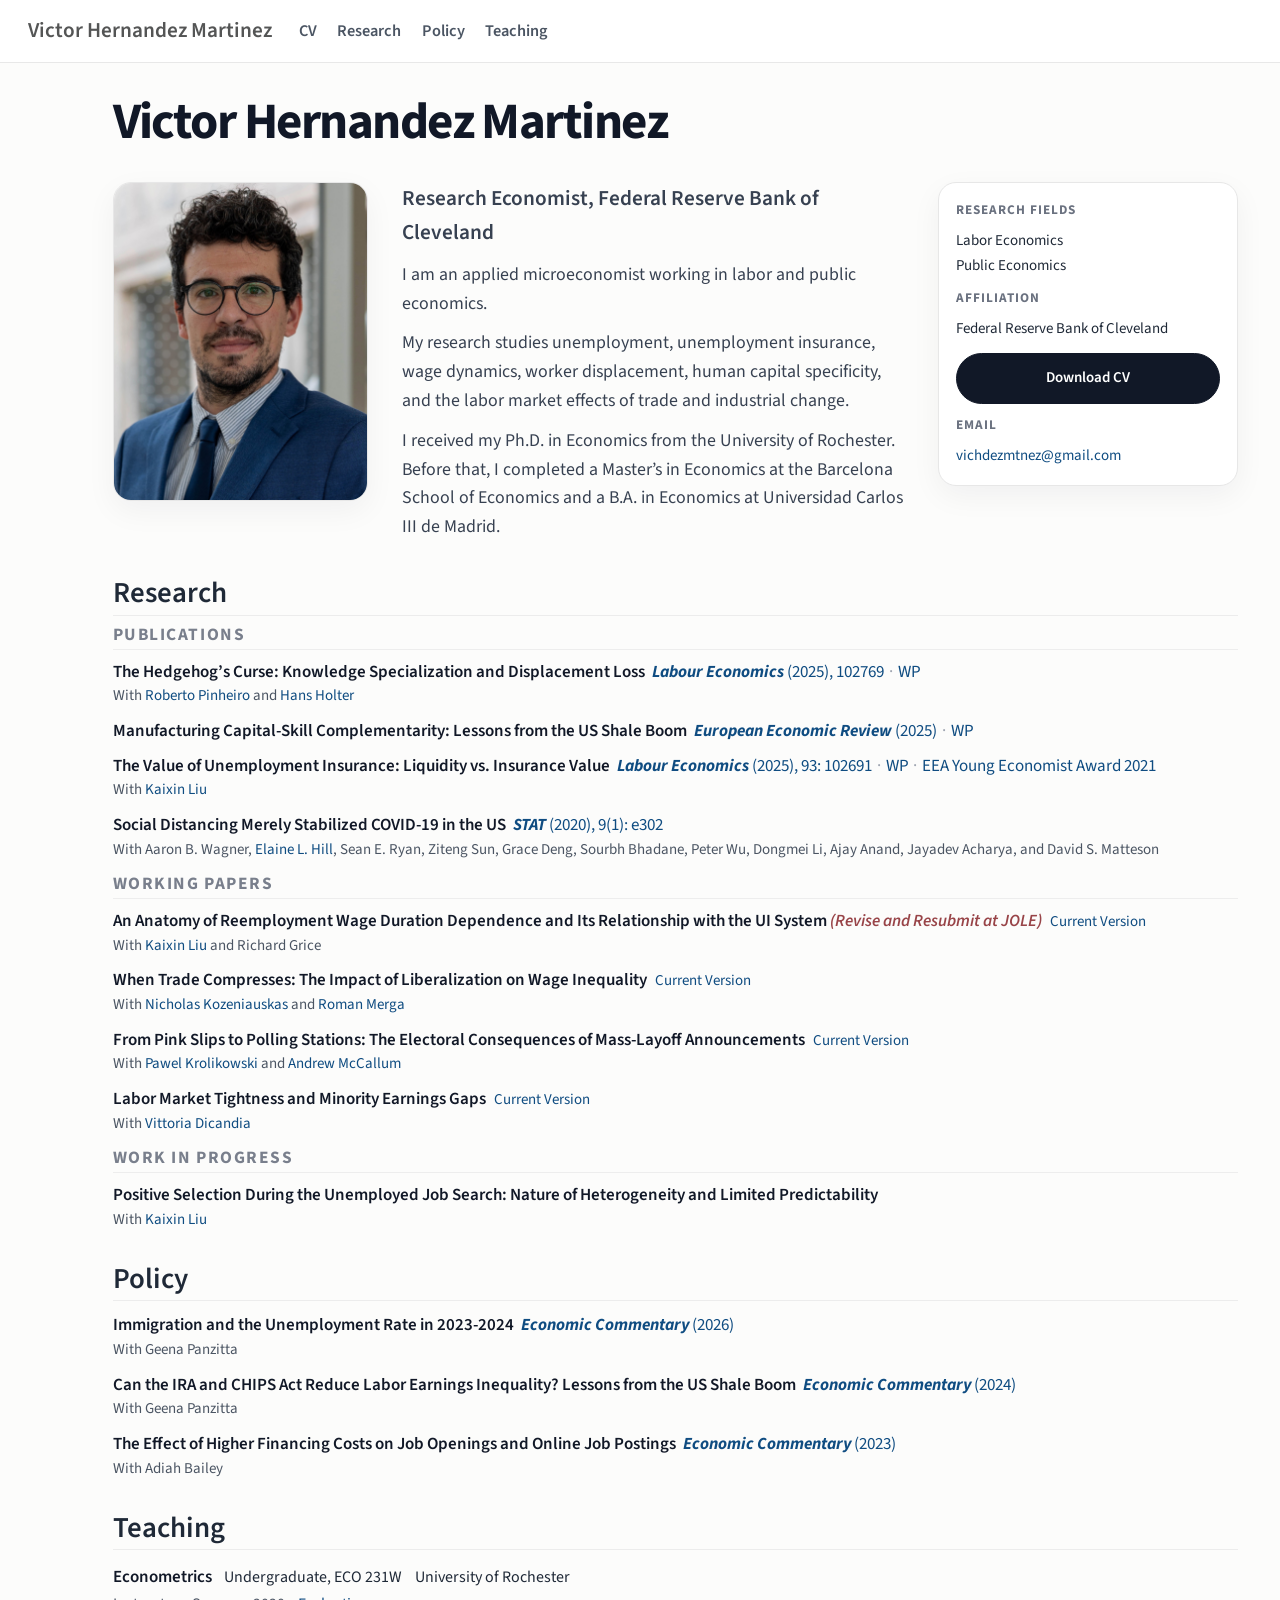
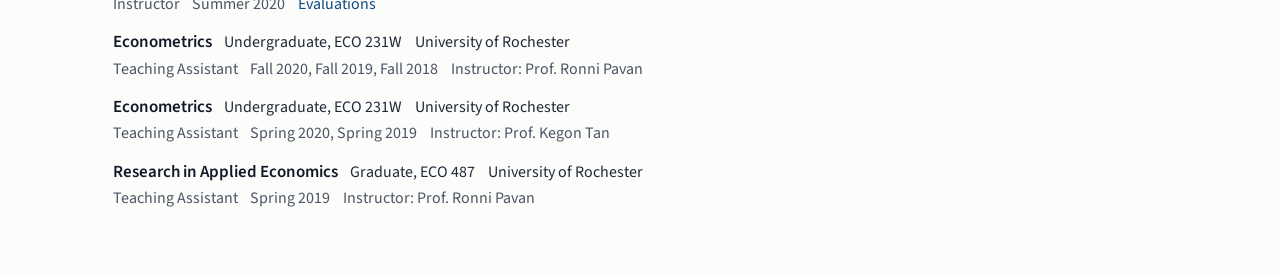
<file: docs/index.html>
<!DOCTYPE html>
<html xmlns="http://www.w3.org/1999/xhtml" lang="en" xml:lang="en"><head>

<meta charset="utf-8">
<meta name="generator" content="quarto-1.9.36">

<meta name="viewport" content="width=device-width, initial-scale=1.0, user-scalable=yes">


<title>Victor Hernandez Martinez</title>
<style>
/* Default styles provided by pandoc.
** See https://pandoc.org/MANUAL.html#variables-for-html for config info.
*/
code{white-space: pre-wrap;}
span.smallcaps{font-variant: small-caps;}
div.columns{display: flex; gap: min(4vw, 1.5em);}
div.column{flex: auto; overflow-x: auto;}
div.hanging-indent{margin-left: 1.5em; text-indent: -1.5em;}
ul.task-list{list-style: none;}
ul.task-list li input[type="checkbox"] {
  width: 0.8em;
  margin: 0 0.8em 0.2em -1em; /* quarto-specific, see https://github.com/quarto-dev/quarto-cli/issues/4556 */ 
  vertical-align: middle;
}
</style>


<script src="site_libs/quarto-nav/quarto-nav.js"></script>
<script src="site_libs/clipboard/clipboard.min.js"></script>
<script src="site_libs/quarto-search/autocomplete.umd.js"></script>
<script src="site_libs/quarto-search/fuse.min.js"></script>
<script src="site_libs/quarto-search/quarto-search.js"></script>
<meta name="quarto:offset" content="./">
<script src="site_libs/quarto-html/quarto.js" type="module"></script>
<script src="site_libs/quarto-html/tabsets/tabsets.js" type="module"></script>
<script src="site_libs/quarto-html/popper.min.js"></script>
<script src="site_libs/quarto-html/tippy.umd.min.js"></script>
<script src="site_libs/quarto-html/anchor.min.js"></script>
<link href="site_libs/quarto-html/tippy.css" rel="stylesheet">
<link href="site_libs/quarto-html/quarto-syntax-highlighting-845c23b38eaddc0f92fda52bfe77a8c8.css" rel="stylesheet" id="quarto-text-highlighting-styles">
<script src="site_libs/bootstrap/bootstrap.min.js"></script>
<link href="site_libs/bootstrap/bootstrap-icons.css" rel="stylesheet">
<link href="site_libs/bootstrap/bootstrap-6fdaa6ac422dbfcd49faa3d5eb3c2e28.min.css" rel="stylesheet" append-hash="true" id="quarto-bootstrap" data-mode="light">
<script id="quarto-search-options" type="application/json">{
  "location": "navbar",
  "copy-button": false,
  "collapse-after": 3,
  "panel-placement": "end",
  "type": "overlay",
  "limit": 50,
  "keyboard-shortcut": [
    "f",
    "/",
    "s"
  ],
  "show-item-context": false,
  "language": {
    "search-no-results-text": "No results",
    "search-matching-documents-text": "matching documents",
    "search-copy-link-title": "Copy link to search",
    "search-hide-matches-text": "Hide additional matches",
    "search-more-match-text": "more match in this document",
    "search-more-matches-text": "more matches in this document",
    "search-clear-button-title": "Clear",
    "search-text-placeholder": "",
    "search-detached-cancel-button-title": "Cancel",
    "search-submit-button-title": "Submit",
    "search-label": "Search"
  }
}</script>
<script async="" src="https://www.googletagmanager.com/gtag/js?id=G-JG3DVC6ZCQ"></script>

<script type="text/javascript">

window.dataLayer = window.dataLayer || [];
function gtag(){dataLayer.push(arguments);}
gtag('js', new Date());
gtag('config', 'G-JG3DVC6ZCQ', { 'anonymize_ip': true});
</script>
<style>html{ scroll-behavior: smooth; }</style>


<link rel="stylesheet" href="styles.css">
</head>

<body class="nav-fixed fullcontent quarto-light">

<div id="quarto-search-results"></div>
  <header id="quarto-header" class="headroom fixed-top">
    <nav class="navbar navbar-expand-lg " data-bs-theme="dark">
      <div class="navbar-container container-fluid">
      <div class="navbar-brand-container mx-auto">
    <a class="navbar-brand" href="#top">
    <span class="navbar-title">Victor Hernandez Martinez</span>
    </a>
  </div>
          <button class="navbar-toggler" type="button" data-bs-toggle="collapse" data-bs-target="#navbarCollapse" aria-controls="navbarCollapse" role="menu" aria-expanded="false" aria-label="Toggle navigation" onclick="if (window.quartoToggleHeadroom) { window.quartoToggleHeadroom(); }">
  <span class="navbar-toggler-icon"></span>
</button>
          <div class="collapse navbar-collapse" id="navbarCollapse">
            <ul class="navbar-nav navbar-nav-scroll me-auto">
  <li class="nav-item">
    <a class="nav-link" href="./files/Victor_Hernandez_Martinez_CV.pdf" target="_blank"> 
<span class="menu-text">CV</span></a>
  </li>  
  <li class="nav-item">
    <a class="nav-link" href="./#research"> 
<span class="menu-text">Research</span></a>
  </li>  
  <li class="nav-item">
    <a class="nav-link" href="./#policy"> 
<span class="menu-text">Policy</span></a>
  </li>  
  <li class="nav-item">
    <a class="nav-link" href="./#teaching"> 
<span class="menu-text">Teaching</span></a>
  </li>  
</ul>
          </div> <!-- /navcollapse -->
            <div class="quarto-navbar-tools">
</div>
      </div> <!-- /container-fluid -->
    </nav>
</header>
<!-- content -->
<div id="quarto-content" class="quarto-container page-columns page-rows-contents page-layout-article page-navbar">
<!-- sidebar -->
<!-- margin-sidebar -->
    
<!-- main -->
<main class="content" id="quarto-document-content"><header id="title-block-header" class="quarto-title-block"></header>




<div id="top" class="hero">
<div class="hero-name-row">
<div class="hero-name">
Victor Hernandez Martinez
</div>
</div>
<div class="hero-grid">
<div class="hero-photo">
<p><img src="images/VictorHernandez_HR_closeup_JPG.jpg" class="profile-image img-fluid"></p>
</div>
<div class="hero-main">
<div class="hero-subtitle">
Research Economist, Federal Reserve Bank of Cleveland
</div>
<p>I am an applied microeconomist working in labor and public economics.</p>
<p>My research studies unemployment, unemployment insurance, wage dynamics, worker displacement, human capital specificity, and the labor market effects of trade and industrial change.</p>
<p>I received my Ph.D.&nbsp;in Economics from the University of Rochester. Before that, I completed a Master’s in Economics at the Barcelona School of Economics and a B.A. in Economics at Universidad Carlos III de Madrid.</p>
</div>
<div class="hero-side">
<div class="hero-card">
<p class="hero-card-label">
Research fields
</p>
<p>
Labor Economics<br>Public Economics
</p>
<p class="hero-card-label">
Affiliation
</p>
<p>
Federal Reserve Bank of Cleveland
</p>
<p>
<a href="files/Victor_Hernandez_Martinez_CV.pdf" class="btn-hero btn-hero-primary btn-hero-card">Download CV</a>
</p>
<p class="hero-card-label">
Email
</p>
<p>
<a href="mailto:vichdezmtnez@gmail.com">vichdezmtnez@gmail.com</a>
</p>
</div>
</div>
</div>
</div>
<section id="research" class="level2">
<h2 class="anchored" data-anchor-id="research">Research</h2>
<section id="publications" class="level3">
<h3 class="anchored" data-anchor-id="publications">Publications</h3>
<div class="research-list">
<div class="research-item">
<div class="research-head publication-head">
<div class="research-title publication-title">
The Hedgehog’s Curse: Knowledge Specialization and Displacement Loss
</div>
<div class="publication-journal-inline">
<a href="https://doi.org/10.1016/j.labeco.2025.102769"><strong><em>Labour Economics</em></strong> (2025), 102769</a><span class="research-sep">·</span><a href="https://doi.org/10.26509/frbc-wp-202231">WP</a>
</div>
</div>
<div class="research-meta">
With <a href="https://sites.google.com/site/robertopinheiropage/">Roberto Pinheiro</a> and <a href="https://sites.google.com/site/hholter/">Hans Holter</a>
</div>
</div>
<div class="research-item">
<div class="research-head publication-head">
<div class="research-title publication-title">
Manufacturing Capital-Skill Complementarity: Lessons from the US Shale Boom
</div>
<div class="publication-journal-inline">
<a href="https://doi.org/10.1016/j.euroecorev.2025.105072"><strong><em>European Economic Review</em></strong> (2025)</a><span class="research-sep">·</span><a href="https://doi.org/10.26509/frbc-wp-202412">WP</a>
</div>
</div>
</div>
<div class="research-item">
<div class="research-head publication-head">
<div class="research-title publication-title">
The Value of Unemployment Insurance: Liquidity vs.&nbsp;Insurance Value
</div>
<div class="publication-journal-inline">
<a href="https://doi.org/10.1016/j.labeco.2025.102691"><strong><em>Labour Economics</em></strong> (2025), 93: 102691</a><span class="research-sep">·</span><a href="https://doi.org/10.26509/frbc-wp-202216">WP</a><span class="research-sep">·</span><a href="https://www.eeassoc.org/awards/young-economist-award/">EEA Young Economist Award 2021</a>
</div>
</div>
<div class="research-meta">
With <a href="https://sites.google.com/view/kaixin-liu/">Kaixin Liu</a>
</div>
</div>
<div class="research-item">
<div class="research-head publication-head">
<div class="research-title publication-title">
Social Distancing Merely Stabilized COVID-19 in the US
</div>
<div class="publication-journal-inline">
<a href="https://doi.org/10.1002/sta4.302"><strong><em>STAT</em></strong> (2020), 9(1): e302</a>
</div>
</div>
<div class="research-meta">
With Aaron B. Wagner, <a href="https://www.elainelhill.com/">Elaine L. Hill</a>, Sean E. Ryan, Ziteng Sun, Grace Deng, Sourbh Bhadane, Peter Wu, Dongmei Li, Ajay Anand, Jayadev Acharya, and David S. Matteson
</div>
</div>
</div>
</section>
<section id="working-papers" class="level3">
<h3 class="anchored" data-anchor-id="working-papers">Working Papers</h3>
<div class="research-list">
<div class="research-item">
<div class="research-head">
<div class="research-title">
An Anatomy of Reemployment Wage Duration Dependence and Its Relationship with the UI System <em><span class="pub-status">(Revise and Resubmit at JOLE)</span></em>
</div>
<div class="research-links-inline">
<a href="https://drive.google.com/file/d/1zVLUTs1vukEvwDpIf9seTWgH_T61aop-/view?usp=sharing">Current Version</a>
</div>
</div>
<div class="research-meta">
With <a href="https://sites.google.com/view/kaixin-liu/">Kaixin Liu</a> and Richard Grice
</div>
</div>
<div class="research-item">
<div class="research-head">
<div class="research-title">
When Trade Compresses: The Impact of Liberalization on Wage Inequality
</div>
<div class="research-links-inline">
<a href="https://drive.google.com/file/d/10rm1IPBJdvSN2ND_VdeE9ArTJbqH79wd/view?usp=sharing">Current Version</a>
</div>
</div>
<div class="research-meta">
With <a href="https://nicjkoz.com/">Nicholas Kozeniauskas</a> and <a href="https://romanmerga.com/">Roman Merga</a>
</div>
</div>
<div class="research-item">
<div class="research-head">
<div class="research-title">
From Pink Slips to Polling Stations: The Electoral Consequences of Mass-Layoff Announcements
</div>
<div class="research-links-inline">
<a href="https://drive.google.com/file/d/14SkwUxtvhFdpsMrAIgqntaq5xN7ZcYQO/view?usp=sharing">Current Version</a>
</div>
</div>
<div class="research-meta">
With <a href="https://sites.google.com/site/pawelmkrolikowski">Pawel Krolikowski</a> and <a href="https://andrewhmccallum.com/">Andrew McCallum</a>
</div>
</div>
<div class="research-item">
<div class="research-head">
<div class="research-title">
Labor Market Tightness and Minority Earnings Gaps
</div>
<div class="research-links-inline">
<a href="https://drive.google.com/file/d/1U9AHaCsd5_-2t9XJflKyEWWqcNRcy2bj/view?usp=sharing">Current Version</a>
</div>
</div>
<div class="research-meta">
With <a href="https://www.vittoriadicandia.com/">Vittoria Dicandia</a>
</div>
</div>
</div>
</section>
<section id="work-in-progress" class="level3">
<h3 class="anchored" data-anchor-id="work-in-progress">Work in Progress</h3>
<div class="research-list">
<div class="research-item">
<div class="research-head">
<div class="research-title">
Positive Selection During the Unemployed Job Search: Nature of Heterogeneity and Limited Predictability
</div>
</div>
<div class="research-meta">
With <a href="https://sites.google.com/view/kaixin-liu/">Kaixin Liu</a>
</div>
</div>
</div>
</section>
</section>
<section id="policy" class="level2">
<h2 class="anchored" data-anchor-id="policy">Policy</h2>
<div class="research-list">
<div class="research-item">
<div class="research-head policy-head">
<div class="research-title">
Immigration and the Unemployment Rate in 2023-2024
</div>
<div class="policy-series-inline">
<a href="https://doi.org/10.26509/frbc-ec-202605"><strong><em>Economic Commentary</em></strong> (2026)</a>
</div>
</div>
<div class="research-meta">
With Geena Panzitta
</div>
</div>
<div class="research-item">
<div class="research-head policy-head">
<div class="research-title">
Can the IRA and CHIPS Act Reduce Labor Earnings Inequality? Lessons from the US Shale Boom
</div>
<div class="policy-series-inline">
<a href="https://doi.org/10.26509/frbc-ec-202413"><strong><em>Economic Commentary</em></strong> (2024)</a>
</div>
</div>
<div class="research-meta">
With Geena Panzitta
</div>
</div>
<div class="research-item">
<div class="research-head policy-head">
<div class="research-title">
The Effect of Higher Financing Costs on Job Openings and Online Job Postings
</div>
<div class="policy-series-inline">
<a href="https://doi.org/10.26509/frbc-ec-202309"><strong><em>Economic Commentary</em></strong> (2023)</a>
</div>
</div>
<div class="research-meta">
With Adiah Bailey
</div>
</div>
</div>
</section>
<section id="teaching" class="level2">
<h2 class="anchored" data-anchor-id="teaching">Teaching</h2>
<div class="research-list">
<div class="research-item">
<div class="teaching-row teaching-row-primary">
<div class="teaching-class">
Econometrics
</div>
<div class="teaching-course">
Undergraduate, ECO 231W
</div>
<div class="teaching-university">
University of Rochester
</div>
</div>
<div class="teaching-row teaching-row-secondary">
<div class="teaching-role">
Instructor
</div>
<div class="teaching-term">
Summer 2020
</div>
<div class="teaching-extra">
<a href="https://drive.google.com/file/d/19i3LT31Gxx_8hf4zh4AQvP7pbD6dKNZk/view?usp=share_link">Evaluations</a>
</div>
</div>
</div>
<div class="research-item">
<div class="teaching-row teaching-row-primary">
<div class="teaching-class">
Econometrics
</div>
<div class="teaching-course">
Undergraduate, ECO 231W
</div>
<div class="teaching-university">
University of Rochester
</div>
</div>
<div class="teaching-row teaching-row-secondary">
<div class="teaching-role">
Teaching Assistant
</div>
<div class="teaching-term">
Fall 2020, Fall 2019, Fall 2018
</div>
<div class="teaching-extra">
Instructor: Prof.&nbsp;Ronni Pavan
</div>
</div>
</div>
<div class="research-item">
<div class="teaching-row teaching-row-primary">
<div class="teaching-class">
Econometrics
</div>
<div class="teaching-course">
Undergraduate, ECO 231W
</div>
<div class="teaching-university">
University of Rochester
</div>
</div>
<div class="teaching-row teaching-row-secondary">
<div class="teaching-role">
Teaching Assistant
</div>
<div class="teaching-term">
Spring 2020, Spring 2019
</div>
<div class="teaching-extra">
Instructor: Prof.&nbsp;Kegon Tan
</div>
</div>
</div>
<div class="research-item">
<div class="teaching-row teaching-row-primary">
<div class="teaching-class">
Research in Applied Economics
</div>
<div class="teaching-course">
Graduate, ECO 487
</div>
<div class="teaching-university">
University of Rochester
</div>
</div>
<div class="teaching-row teaching-row-secondary">
<div class="teaching-role">
Teaching Assistant
</div>
<div class="teaching-term">
Spring 2019
</div>
<div class="teaching-extra">
Instructor: Prof.&nbsp;Ronni Pavan
</div>
</div>
</div>
</div>


</section>

</main> <!-- /main -->
<script id="quarto-html-after-body" type="application/javascript">
  window.document.addEventListener("DOMContentLoaded", function (event) {
    const icon = "";
    const anchorJS = new window.AnchorJS();
    anchorJS.options = {
      placement: 'right',
      icon: icon
    };
    anchorJS.add('.anchored');
    const isCodeAnnotation = (el) => {
      for (const clz of el.classList) {
        if (clz.startsWith('code-annotation-')) {                     
          return true;
        }
      }
      return false;
    }
    const onCopySuccess = function(e) {
      // button target
      const button = e.trigger;
      // don't keep focus
      button.blur();
      // flash "checked"
      button.classList.add('code-copy-button-checked');
      var currentTitle = button.getAttribute("title");
      button.setAttribute("title", "Copied!");
      let tooltip;
      if (window.bootstrap) {
        button.setAttribute("data-bs-toggle", "tooltip");
        button.setAttribute("data-bs-placement", "left");
        button.setAttribute("data-bs-title", "Copied!");
        tooltip = new bootstrap.Tooltip(button, 
          { trigger: "manual", 
            customClass: "code-copy-button-tooltip",
            offset: [0, -8]});
        tooltip.show();    
      }
      setTimeout(function() {
        if (tooltip) {
          tooltip.hide();
          button.removeAttribute("data-bs-title");
          button.removeAttribute("data-bs-toggle");
          button.removeAttribute("data-bs-placement");
        }
        button.setAttribute("title", currentTitle);
        button.classList.remove('code-copy-button-checked');
      }, 1000);
      // clear code selection
      e.clearSelection();
    }
    const getTextToCopy = function(trigger) {
      const outerScaffold = trigger.parentElement.cloneNode(true);
      const codeEl = outerScaffold.querySelector('code');
      for (const childEl of codeEl.children) {
        if (isCodeAnnotation(childEl)) {
          childEl.remove();
        }
      }
      return codeEl.innerText;
    }
    const clipboard = new window.ClipboardJS('.code-copy-button:not([data-in-quarto-modal])', {
      text: getTextToCopy
    });
    clipboard.on('success', onCopySuccess);
    if (window.document.getElementById('quarto-embedded-source-code-modal')) {
      const clipboardModal = new window.ClipboardJS('.code-copy-button[data-in-quarto-modal]', {
        text: getTextToCopy,
        container: window.document.getElementById('quarto-embedded-source-code-modal')
      });
      clipboardModal.on('success', onCopySuccess);
    }
      var localhostRegex = new RegExp(/^(?:http|https):\/\/localhost\:?[0-9]*\//);
      var mailtoRegex = new RegExp(/^mailto:/);
        var filterRegex = new RegExp("https:\/\/www\.vichdezmtnez\.com");
      var isInternal = (href) => {
          return filterRegex.test(href) || localhostRegex.test(href) || mailtoRegex.test(href);
      }
      // Inspect non-navigation links and adorn them if external
     var links = window.document.querySelectorAll('a[href]:not(.nav-link):not(.navbar-brand):not(.toc-action):not(.sidebar-link):not(.sidebar-item-toggle):not(.pagination-link):not(.no-external):not([aria-hidden]):not(.dropdown-item):not(.quarto-navigation-tool):not(.about-link)');
      for (var i=0; i<links.length; i++) {
        const link = links[i];
        if (!isInternal(link.href)) {
          // undo the damage that might have been done by quarto-nav.js in the case of
          // links that we want to consider external
          if (link.dataset.originalHref !== undefined) {
            link.href = link.dataset.originalHref;
          }
            // target, if specified
            link.setAttribute("target", "_blank");
            if (link.getAttribute("rel") === null) {
              link.setAttribute("rel", "noopener");
            }
        }
      }
    function tippyHover(el, contentFn, onTriggerFn, onUntriggerFn) {
      const config = {
        allowHTML: true,
        maxWidth: 500,
        delay: 100,
        arrow: false,
        appendTo: function(el) {
            return el.parentElement;
        },
        interactive: true,
        interactiveBorder: 10,
        theme: 'quarto',
        placement: 'bottom-start',
      };
      if (contentFn) {
        config.content = contentFn;
      }
      if (onTriggerFn) {
        config.onTrigger = onTriggerFn;
      }
      if (onUntriggerFn) {
        config.onUntrigger = onUntriggerFn;
      }
      window.tippy(el, config); 
    }
    const noterefs = window.document.querySelectorAll('a[role="doc-noteref"]');
    for (var i=0; i<noterefs.length; i++) {
      const ref = noterefs[i];
      tippyHover(ref, function() {
        // use id or data attribute instead here
        let href = ref.getAttribute('data-footnote-href') || ref.getAttribute('href');
        try { href = new URL(href).hash; } catch {}
        const id = href.replace(/^#\/?/, "");
        const note = window.document.getElementById(id);
        if (note) {
          return note.innerHTML;
        } else {
          return "";
        }
      });
    }
    const xrefs = window.document.querySelectorAll('a.quarto-xref');
    const processXRef = (id, note) => {
      // Strip column container classes
      const stripColumnClz = (el) => {
        el.classList.remove("page-full", "page-columns");
        if (el.children) {
          for (const child of el.children) {
            stripColumnClz(child);
          }
        }
      }
      stripColumnClz(note)
      if (id === null || id.startsWith('sec-')) {
        // Special case sections, only their first couple elements
        const container = document.createElement("div");
        if (note.children && note.children.length > 2) {
          container.appendChild(note.children[0].cloneNode(true));
          for (let i = 1; i < note.children.length; i++) {
            const child = note.children[i];
            if (child.tagName === "P" && child.innerText === "") {
              continue;
            } else {
              container.appendChild(child.cloneNode(true));
              break;
            }
          }
          if (window.Quarto?.typesetMath) {
            window.Quarto.typesetMath(container);
          }
          return container.innerHTML
        } else {
          if (window.Quarto?.typesetMath) {
            window.Quarto.typesetMath(note);
          }
          return note.innerHTML;
        }
      } else {
        // Remove any anchor links if they are present
        const anchorLink = note.querySelector('a.anchorjs-link');
        if (anchorLink) {
          anchorLink.remove();
        }
        if (window.Quarto?.typesetMath) {
          window.Quarto.typesetMath(note);
        }
        if (note.classList.contains("callout")) {
          return note.outerHTML;
        } else {
          return note.innerHTML;
        }
      }
    }
    for (var i=0; i<xrefs.length; i++) {
      const xref = xrefs[i];
      tippyHover(xref, undefined, function(instance) {
        instance.disable();
        let url = xref.getAttribute('href');
        let hash = undefined; 
        if (url.startsWith('#')) {
          hash = url;
        } else {
          try { hash = new URL(url).hash; } catch {}
        }
        if (hash) {
          const id = hash.replace(/^#\/?/, "");
          const note = window.document.getElementById(id);
          if (note !== null) {
            try {
              const html = processXRef(id, note.cloneNode(true));
              instance.setContent(html);
            } finally {
              instance.enable();
              instance.show();
            }
          } else {
            // See if we can fetch this
            fetch(url.split('#')[0])
            .then(res => res.text())
            .then(html => {
              const parser = new DOMParser();
              const htmlDoc = parser.parseFromString(html, "text/html");
              const note = htmlDoc.getElementById(id);
              if (note !== null) {
                const html = processXRef(id, note);
                instance.setContent(html);
              } 
            }).finally(() => {
              instance.enable();
              instance.show();
            });
          }
        } else {
          // See if we can fetch a full url (with no hash to target)
          // This is a special case and we should probably do some content thinning / targeting
          fetch(url)
          .then(res => res.text())
          .then(html => {
            const parser = new DOMParser();
            const htmlDoc = parser.parseFromString(html, "text/html");
            const note = htmlDoc.querySelector('main.content');
            if (note !== null) {
              // This should only happen for chapter cross references
              // (since there is no id in the URL)
              // remove the first header
              if (note.children.length > 0 && note.children[0].tagName === "HEADER") {
                note.children[0].remove();
              }
              const html = processXRef(null, note);
              instance.setContent(html);
            } 
          }).finally(() => {
            instance.enable();
            instance.show();
          });
        }
      }, function(instance) {
      });
    }
        let selectedAnnoteEl;
        const selectorForAnnotation = ( cell, annotation) => {
          let cellAttr = 'data-code-cell="' + cell + '"';
          let lineAttr = 'data-code-annotation="' +  annotation + '"';
          const selector = 'span[' + cellAttr + '][' + lineAttr + ']';
          return selector;
        }
        const selectCodeLines = (annoteEl) => {
          const doc = window.document;
          const targetCell = annoteEl.getAttribute("data-target-cell");
          const targetAnnotation = annoteEl.getAttribute("data-target-annotation");
          const annoteSpan = window.document.querySelector(selectorForAnnotation(targetCell, targetAnnotation));
          const lines = annoteSpan.getAttribute("data-code-lines").split(",");
          const lineIds = lines.map((line) => {
            return targetCell + "-" + line;
          })
          let top = null;
          let height = null;
          let parent = null;
          if (lineIds.length > 0) {
              //compute the position of the single el (top and bottom and make a div)
              const el = window.document.getElementById(lineIds[0]);
              top = el.offsetTop;
              height = el.offsetHeight;
              parent = el.parentElement.parentElement;
            if (lineIds.length > 1) {
              const lastEl = window.document.getElementById(lineIds[lineIds.length - 1]);
              const bottom = lastEl.offsetTop + lastEl.offsetHeight;
              height = bottom - top;
            }
            if (top !== null && height !== null && parent !== null) {
              // cook up a div (if necessary) and position it 
              let div = window.document.getElementById("code-annotation-line-highlight");
              if (div === null) {
                div = window.document.createElement("div");
                div.setAttribute("id", "code-annotation-line-highlight");
                div.style.position = 'absolute';
                parent.appendChild(div);
              }
              div.style.top = top - 2 + "px";
              div.style.height = height + 4 + "px";
              div.style.left = 0;
              let gutterDiv = window.document.getElementById("code-annotation-line-highlight-gutter");
              if (gutterDiv === null) {
                gutterDiv = window.document.createElement("div");
                gutterDiv.setAttribute("id", "code-annotation-line-highlight-gutter");
                gutterDiv.style.position = 'absolute';
                const codeCell = window.document.getElementById(targetCell);
                const gutter = codeCell.querySelector('.code-annotation-gutter');
                gutter.appendChild(gutterDiv);
              }
              gutterDiv.style.top = top - 2 + "px";
              gutterDiv.style.height = height + 4 + "px";
            }
            selectedAnnoteEl = annoteEl;
          }
        };
        const unselectCodeLines = () => {
          const elementsIds = ["code-annotation-line-highlight", "code-annotation-line-highlight-gutter"];
          elementsIds.forEach((elId) => {
            const div = window.document.getElementById(elId);
            if (div) {
              div.remove();
            }
          });
          selectedAnnoteEl = undefined;
        };
          // Handle positioning of the toggle
      window.addEventListener(
        "resize",
        throttle(() => {
          elRect = undefined;
          if (selectedAnnoteEl) {
            selectCodeLines(selectedAnnoteEl);
          }
        }, 10)
      );
      function throttle(fn, ms) {
      let throttle = false;
      let timer;
        return (...args) => {
          if(!throttle) { // first call gets through
              fn.apply(this, args);
              throttle = true;
          } else { // all the others get throttled
              if(timer) clearTimeout(timer); // cancel #2
              timer = setTimeout(() => {
                fn.apply(this, args);
                timer = throttle = false;
              }, ms);
          }
        };
      }
        // Attach click handler to the DT
        const annoteDls = window.document.querySelectorAll('dt[data-target-cell]');
        for (const annoteDlNode of annoteDls) {
          annoteDlNode.addEventListener('click', (event) => {
            const clickedEl = event.target;
            if (clickedEl !== selectedAnnoteEl) {
              unselectCodeLines();
              const activeEl = window.document.querySelector('dt[data-target-cell].code-annotation-active');
              if (activeEl) {
                activeEl.classList.remove('code-annotation-active');
              }
              selectCodeLines(clickedEl);
              clickedEl.classList.add('code-annotation-active');
            } else {
              // Unselect the line
              unselectCodeLines();
              clickedEl.classList.remove('code-annotation-active');
            }
          });
        }
    const findCites = (el) => {
      const parentEl = el.parentElement;
      if (parentEl) {
        const cites = parentEl.dataset.cites;
        if (cites) {
          return {
            el,
            cites: cites.split(' ')
          };
        } else {
          return findCites(el.parentElement)
        }
      } else {
        return undefined;
      }
    };
    var bibliorefs = window.document.querySelectorAll('a[role="doc-biblioref"]');
    for (var i=0; i<bibliorefs.length; i++) {
      const ref = bibliorefs[i];
      const citeInfo = findCites(ref);
      if (citeInfo) {
        tippyHover(citeInfo.el, function() {
          var popup = window.document.createElement('div');
          citeInfo.cites.forEach(function(cite) {
            var citeDiv = window.document.createElement('div');
            citeDiv.classList.add('hanging-indent');
            citeDiv.classList.add('csl-entry');
            var biblioDiv = window.document.getElementById('ref-' + cite);
            if (biblioDiv) {
              citeDiv.innerHTML = biblioDiv.innerHTML;
            }
            popup.appendChild(citeDiv);
          });
          return popup.innerHTML;
        });
      }
    }
  });
  </script>
</div> <!-- /content -->




<script src="site_libs/quarto-html/zenscroll-min.js"></script>
</body></html>
</file>
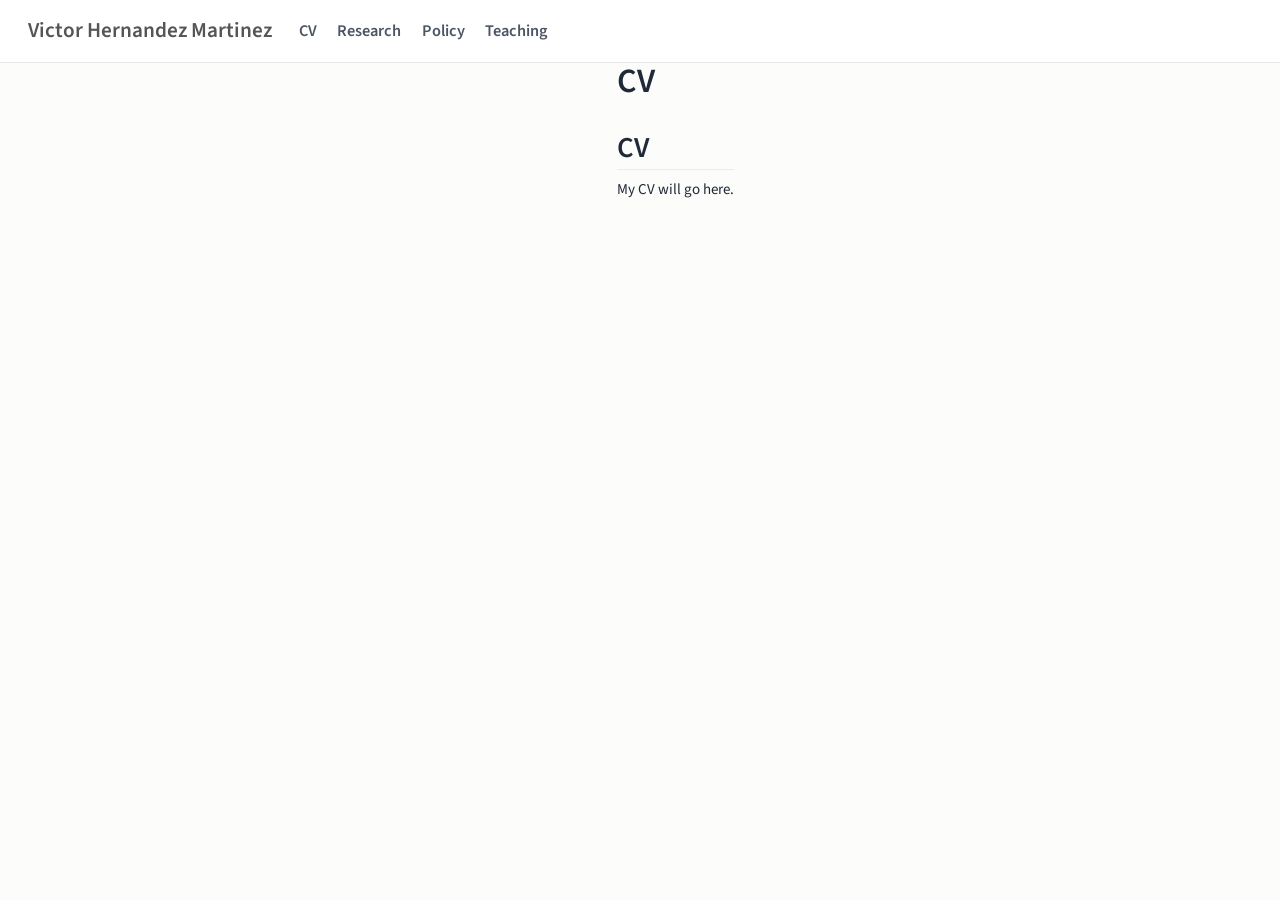
<file: docs/cv.html>
<!DOCTYPE html>
<html xmlns="http://www.w3.org/1999/xhtml" lang="en" xml:lang="en"><head>

<meta charset="utf-8">
<meta name="generator" content="quarto-1.9.36">

<meta name="viewport" content="width=device-width, initial-scale=1.0, user-scalable=yes">


<title>CV</title>
<style>
/* Default styles provided by pandoc.
** See https://pandoc.org/MANUAL.html#variables-for-html for config info.
*/
code{white-space: pre-wrap;}
span.smallcaps{font-variant: small-caps;}
div.columns{display: flex; gap: min(4vw, 1.5em);}
div.column{flex: auto; overflow-x: auto;}
div.hanging-indent{margin-left: 1.5em; text-indent: -1.5em;}
ul.task-list{list-style: none;}
ul.task-list li input[type="checkbox"] {
  width: 0.8em;
  margin: 0 0.8em 0.2em -1em; /* quarto-specific, see https://github.com/quarto-dev/quarto-cli/issues/4556 */ 
  vertical-align: middle;
}
</style>


<script src="site_libs/quarto-nav/quarto-nav.js"></script>
<script src="site_libs/clipboard/clipboard.min.js"></script>
<script src="site_libs/quarto-search/autocomplete.umd.js"></script>
<script src="site_libs/quarto-search/fuse.min.js"></script>
<script src="site_libs/quarto-search/quarto-search.js"></script>
<meta name="quarto:offset" content="./">
<script src="site_libs/quarto-html/quarto.js" type="module"></script>
<script src="site_libs/quarto-html/tabsets/tabsets.js" type="module"></script>
<script src="site_libs/quarto-html/popper.min.js"></script>
<script src="site_libs/quarto-html/tippy.umd.min.js"></script>
<script src="site_libs/quarto-html/anchor.min.js"></script>
<link href="site_libs/quarto-html/tippy.css" rel="stylesheet">
<link href="site_libs/quarto-html/quarto-syntax-highlighting-845c23b38eaddc0f92fda52bfe77a8c8.css" rel="stylesheet" id="quarto-text-highlighting-styles">
<script src="site_libs/bootstrap/bootstrap.min.js"></script>
<link href="site_libs/bootstrap/bootstrap-icons.css" rel="stylesheet">
<link href="site_libs/bootstrap/bootstrap-6fdaa6ac422dbfcd49faa3d5eb3c2e28.min.css" rel="stylesheet" append-hash="true" id="quarto-bootstrap" data-mode="light">
<script id="quarto-search-options" type="application/json">{
  "location": "navbar",
  "copy-button": false,
  "collapse-after": 3,
  "panel-placement": "end",
  "type": "overlay",
  "limit": 50,
  "keyboard-shortcut": [
    "f",
    "/",
    "s"
  ],
  "show-item-context": false,
  "language": {
    "search-no-results-text": "No results",
    "search-matching-documents-text": "matching documents",
    "search-copy-link-title": "Copy link to search",
    "search-hide-matches-text": "Hide additional matches",
    "search-more-match-text": "more match in this document",
    "search-more-matches-text": "more matches in this document",
    "search-clear-button-title": "Clear",
    "search-text-placeholder": "",
    "search-detached-cancel-button-title": "Cancel",
    "search-submit-button-title": "Submit",
    "search-label": "Search"
  }
}</script>
<script async="" src="https://www.googletagmanager.com/gtag/js?id=G-JG3DVC6ZCQ"></script>

<script type="text/javascript">

window.dataLayer = window.dataLayer || [];
function gtag(){dataLayer.push(arguments);}
gtag('js', new Date());
gtag('config', 'G-JG3DVC6ZCQ', { 'anonymize_ip': true});
</script>
<style>html{ scroll-behavior: smooth; }</style>


<link rel="stylesheet" href="styles.css">
</head>

<body class="nav-fixed fullcontent quarto-light">

<div id="quarto-search-results"></div>
  <header id="quarto-header" class="headroom fixed-top">
    <nav class="navbar navbar-expand-lg " data-bs-theme="dark">
      <div class="navbar-container container-fluid">
      <div class="navbar-brand-container mx-auto">
    <a class="navbar-brand" href="#top">
    <span class="navbar-title">Victor Hernandez Martinez</span>
    </a>
  </div>
          <button class="navbar-toggler" type="button" data-bs-toggle="collapse" data-bs-target="#navbarCollapse" aria-controls="navbarCollapse" role="menu" aria-expanded="false" aria-label="Toggle navigation" onclick="if (window.quartoToggleHeadroom) { window.quartoToggleHeadroom(); }">
  <span class="navbar-toggler-icon"></span>
</button>
          <div class="collapse navbar-collapse" id="navbarCollapse">
            <ul class="navbar-nav navbar-nav-scroll me-auto">
  <li class="nav-item">
    <a class="nav-link" href="./files/Victor_Hernandez_Martinez_CV.pdf" target="_blank"> 
<span class="menu-text">CV</span></a>
  </li>  
  <li class="nav-item">
    <a class="nav-link" href="./#research"> 
<span class="menu-text">Research</span></a>
  </li>  
  <li class="nav-item">
    <a class="nav-link" href="./#policy"> 
<span class="menu-text">Policy</span></a>
  </li>  
  <li class="nav-item">
    <a class="nav-link" href="./#teaching"> 
<span class="menu-text">Teaching</span></a>
  </li>  
</ul>
          </div> <!-- /navcollapse -->
            <div class="quarto-navbar-tools">
</div>
      </div> <!-- /container-fluid -->
    </nav>
</header>
<!-- content -->
<div id="quarto-content" class="quarto-container page-columns page-rows-contents page-layout-article page-navbar">
<!-- sidebar -->
<!-- margin-sidebar -->
    
<!-- main -->
<main class="content" id="quarto-document-content">

<header id="title-block-header" class="quarto-title-block default">
<div class="quarto-title">
<h1 class="title">CV</h1>
</div>



<div class="quarto-title-meta">

    
  
    
  </div>
  


</header>


<section id="cv" class="level2">
<h2 class="anchored" data-anchor-id="cv">CV</h2>
<p>My CV will go here.</p>


</section>

</main> <!-- /main -->
<script id="quarto-html-after-body" type="application/javascript">
  window.document.addEventListener("DOMContentLoaded", function (event) {
    const icon = "";
    const anchorJS = new window.AnchorJS();
    anchorJS.options = {
      placement: 'right',
      icon: icon
    };
    anchorJS.add('.anchored');
    const isCodeAnnotation = (el) => {
      for (const clz of el.classList) {
        if (clz.startsWith('code-annotation-')) {                     
          return true;
        }
      }
      return false;
    }
    const onCopySuccess = function(e) {
      // button target
      const button = e.trigger;
      // don't keep focus
      button.blur();
      // flash "checked"
      button.classList.add('code-copy-button-checked');
      var currentTitle = button.getAttribute("title");
      button.setAttribute("title", "Copied!");
      let tooltip;
      if (window.bootstrap) {
        button.setAttribute("data-bs-toggle", "tooltip");
        button.setAttribute("data-bs-placement", "left");
        button.setAttribute("data-bs-title", "Copied!");
        tooltip = new bootstrap.Tooltip(button, 
          { trigger: "manual", 
            customClass: "code-copy-button-tooltip",
            offset: [0, -8]});
        tooltip.show();    
      }
      setTimeout(function() {
        if (tooltip) {
          tooltip.hide();
          button.removeAttribute("data-bs-title");
          button.removeAttribute("data-bs-toggle");
          button.removeAttribute("data-bs-placement");
        }
        button.setAttribute("title", currentTitle);
        button.classList.remove('code-copy-button-checked');
      }, 1000);
      // clear code selection
      e.clearSelection();
    }
    const getTextToCopy = function(trigger) {
      const outerScaffold = trigger.parentElement.cloneNode(true);
      const codeEl = outerScaffold.querySelector('code');
      for (const childEl of codeEl.children) {
        if (isCodeAnnotation(childEl)) {
          childEl.remove();
        }
      }
      return codeEl.innerText;
    }
    const clipboard = new window.ClipboardJS('.code-copy-button:not([data-in-quarto-modal])', {
      text: getTextToCopy
    });
    clipboard.on('success', onCopySuccess);
    if (window.document.getElementById('quarto-embedded-source-code-modal')) {
      const clipboardModal = new window.ClipboardJS('.code-copy-button[data-in-quarto-modal]', {
        text: getTextToCopy,
        container: window.document.getElementById('quarto-embedded-source-code-modal')
      });
      clipboardModal.on('success', onCopySuccess);
    }
      var localhostRegex = new RegExp(/^(?:http|https):\/\/localhost\:?[0-9]*\//);
      var mailtoRegex = new RegExp(/^mailto:/);
        var filterRegex = new RegExp("https:\/\/www\.vichdezmtnez\.com");
      var isInternal = (href) => {
          return filterRegex.test(href) || localhostRegex.test(href) || mailtoRegex.test(href);
      }
      // Inspect non-navigation links and adorn them if external
     var links = window.document.querySelectorAll('a[href]:not(.nav-link):not(.navbar-brand):not(.toc-action):not(.sidebar-link):not(.sidebar-item-toggle):not(.pagination-link):not(.no-external):not([aria-hidden]):not(.dropdown-item):not(.quarto-navigation-tool):not(.about-link)');
      for (var i=0; i<links.length; i++) {
        const link = links[i];
        if (!isInternal(link.href)) {
          // undo the damage that might have been done by quarto-nav.js in the case of
          // links that we want to consider external
          if (link.dataset.originalHref !== undefined) {
            link.href = link.dataset.originalHref;
          }
            // target, if specified
            link.setAttribute("target", "_blank");
            if (link.getAttribute("rel") === null) {
              link.setAttribute("rel", "noopener");
            }
        }
      }
    function tippyHover(el, contentFn, onTriggerFn, onUntriggerFn) {
      const config = {
        allowHTML: true,
        maxWidth: 500,
        delay: 100,
        arrow: false,
        appendTo: function(el) {
            return el.parentElement;
        },
        interactive: true,
        interactiveBorder: 10,
        theme: 'quarto',
        placement: 'bottom-start',
      };
      if (contentFn) {
        config.content = contentFn;
      }
      if (onTriggerFn) {
        config.onTrigger = onTriggerFn;
      }
      if (onUntriggerFn) {
        config.onUntrigger = onUntriggerFn;
      }
      window.tippy(el, config); 
    }
    const noterefs = window.document.querySelectorAll('a[role="doc-noteref"]');
    for (var i=0; i<noterefs.length; i++) {
      const ref = noterefs[i];
      tippyHover(ref, function() {
        // use id or data attribute instead here
        let href = ref.getAttribute('data-footnote-href') || ref.getAttribute('href');
        try { href = new URL(href).hash; } catch {}
        const id = href.replace(/^#\/?/, "");
        const note = window.document.getElementById(id);
        if (note) {
          return note.innerHTML;
        } else {
          return "";
        }
      });
    }
    const xrefs = window.document.querySelectorAll('a.quarto-xref');
    const processXRef = (id, note) => {
      // Strip column container classes
      const stripColumnClz = (el) => {
        el.classList.remove("page-full", "page-columns");
        if (el.children) {
          for (const child of el.children) {
            stripColumnClz(child);
          }
        }
      }
      stripColumnClz(note)
      if (id === null || id.startsWith('sec-')) {
        // Special case sections, only their first couple elements
        const container = document.createElement("div");
        if (note.children && note.children.length > 2) {
          container.appendChild(note.children[0].cloneNode(true));
          for (let i = 1; i < note.children.length; i++) {
            const child = note.children[i];
            if (child.tagName === "P" && child.innerText === "") {
              continue;
            } else {
              container.appendChild(child.cloneNode(true));
              break;
            }
          }
          if (window.Quarto?.typesetMath) {
            window.Quarto.typesetMath(container);
          }
          return container.innerHTML
        } else {
          if (window.Quarto?.typesetMath) {
            window.Quarto.typesetMath(note);
          }
          return note.innerHTML;
        }
      } else {
        // Remove any anchor links if they are present
        const anchorLink = note.querySelector('a.anchorjs-link');
        if (anchorLink) {
          anchorLink.remove();
        }
        if (window.Quarto?.typesetMath) {
          window.Quarto.typesetMath(note);
        }
        if (note.classList.contains("callout")) {
          return note.outerHTML;
        } else {
          return note.innerHTML;
        }
      }
    }
    for (var i=0; i<xrefs.length; i++) {
      const xref = xrefs[i];
      tippyHover(xref, undefined, function(instance) {
        instance.disable();
        let url = xref.getAttribute('href');
        let hash = undefined; 
        if (url.startsWith('#')) {
          hash = url;
        } else {
          try { hash = new URL(url).hash; } catch {}
        }
        if (hash) {
          const id = hash.replace(/^#\/?/, "");
          const note = window.document.getElementById(id);
          if (note !== null) {
            try {
              const html = processXRef(id, note.cloneNode(true));
              instance.setContent(html);
            } finally {
              instance.enable();
              instance.show();
            }
          } else {
            // See if we can fetch this
            fetch(url.split('#')[0])
            .then(res => res.text())
            .then(html => {
              const parser = new DOMParser();
              const htmlDoc = parser.parseFromString(html, "text/html");
              const note = htmlDoc.getElementById(id);
              if (note !== null) {
                const html = processXRef(id, note);
                instance.setContent(html);
              } 
            }).finally(() => {
              instance.enable();
              instance.show();
            });
          }
        } else {
          // See if we can fetch a full url (with no hash to target)
          // This is a special case and we should probably do some content thinning / targeting
          fetch(url)
          .then(res => res.text())
          .then(html => {
            const parser = new DOMParser();
            const htmlDoc = parser.parseFromString(html, "text/html");
            const note = htmlDoc.querySelector('main.content');
            if (note !== null) {
              // This should only happen for chapter cross references
              // (since there is no id in the URL)
              // remove the first header
              if (note.children.length > 0 && note.children[0].tagName === "HEADER") {
                note.children[0].remove();
              }
              const html = processXRef(null, note);
              instance.setContent(html);
            } 
          }).finally(() => {
            instance.enable();
            instance.show();
          });
        }
      }, function(instance) {
      });
    }
        let selectedAnnoteEl;
        const selectorForAnnotation = ( cell, annotation) => {
          let cellAttr = 'data-code-cell="' + cell + '"';
          let lineAttr = 'data-code-annotation="' +  annotation + '"';
          const selector = 'span[' + cellAttr + '][' + lineAttr + ']';
          return selector;
        }
        const selectCodeLines = (annoteEl) => {
          const doc = window.document;
          const targetCell = annoteEl.getAttribute("data-target-cell");
          const targetAnnotation = annoteEl.getAttribute("data-target-annotation");
          const annoteSpan = window.document.querySelector(selectorForAnnotation(targetCell, targetAnnotation));
          const lines = annoteSpan.getAttribute("data-code-lines").split(",");
          const lineIds = lines.map((line) => {
            return targetCell + "-" + line;
          })
          let top = null;
          let height = null;
          let parent = null;
          if (lineIds.length > 0) {
              //compute the position of the single el (top and bottom and make a div)
              const el = window.document.getElementById(lineIds[0]);
              top = el.offsetTop;
              height = el.offsetHeight;
              parent = el.parentElement.parentElement;
            if (lineIds.length > 1) {
              const lastEl = window.document.getElementById(lineIds[lineIds.length - 1]);
              const bottom = lastEl.offsetTop + lastEl.offsetHeight;
              height = bottom - top;
            }
            if (top !== null && height !== null && parent !== null) {
              // cook up a div (if necessary) and position it 
              let div = window.document.getElementById("code-annotation-line-highlight");
              if (div === null) {
                div = window.document.createElement("div");
                div.setAttribute("id", "code-annotation-line-highlight");
                div.style.position = 'absolute';
                parent.appendChild(div);
              }
              div.style.top = top - 2 + "px";
              div.style.height = height + 4 + "px";
              div.style.left = 0;
              let gutterDiv = window.document.getElementById("code-annotation-line-highlight-gutter");
              if (gutterDiv === null) {
                gutterDiv = window.document.createElement("div");
                gutterDiv.setAttribute("id", "code-annotation-line-highlight-gutter");
                gutterDiv.style.position = 'absolute';
                const codeCell = window.document.getElementById(targetCell);
                const gutter = codeCell.querySelector('.code-annotation-gutter');
                gutter.appendChild(gutterDiv);
              }
              gutterDiv.style.top = top - 2 + "px";
              gutterDiv.style.height = height + 4 + "px";
            }
            selectedAnnoteEl = annoteEl;
          }
        };
        const unselectCodeLines = () => {
          const elementsIds = ["code-annotation-line-highlight", "code-annotation-line-highlight-gutter"];
          elementsIds.forEach((elId) => {
            const div = window.document.getElementById(elId);
            if (div) {
              div.remove();
            }
          });
          selectedAnnoteEl = undefined;
        };
          // Handle positioning of the toggle
      window.addEventListener(
        "resize",
        throttle(() => {
          elRect = undefined;
          if (selectedAnnoteEl) {
            selectCodeLines(selectedAnnoteEl);
          }
        }, 10)
      );
      function throttle(fn, ms) {
      let throttle = false;
      let timer;
        return (...args) => {
          if(!throttle) { // first call gets through
              fn.apply(this, args);
              throttle = true;
          } else { // all the others get throttled
              if(timer) clearTimeout(timer); // cancel #2
              timer = setTimeout(() => {
                fn.apply(this, args);
                timer = throttle = false;
              }, ms);
          }
        };
      }
        // Attach click handler to the DT
        const annoteDls = window.document.querySelectorAll('dt[data-target-cell]');
        for (const annoteDlNode of annoteDls) {
          annoteDlNode.addEventListener('click', (event) => {
            const clickedEl = event.target;
            if (clickedEl !== selectedAnnoteEl) {
              unselectCodeLines();
              const activeEl = window.document.querySelector('dt[data-target-cell].code-annotation-active');
              if (activeEl) {
                activeEl.classList.remove('code-annotation-active');
              }
              selectCodeLines(clickedEl);
              clickedEl.classList.add('code-annotation-active');
            } else {
              // Unselect the line
              unselectCodeLines();
              clickedEl.classList.remove('code-annotation-active');
            }
          });
        }
    const findCites = (el) => {
      const parentEl = el.parentElement;
      if (parentEl) {
        const cites = parentEl.dataset.cites;
        if (cites) {
          return {
            el,
            cites: cites.split(' ')
          };
        } else {
          return findCites(el.parentElement)
        }
      } else {
        return undefined;
      }
    };
    var bibliorefs = window.document.querySelectorAll('a[role="doc-biblioref"]');
    for (var i=0; i<bibliorefs.length; i++) {
      const ref = bibliorefs[i];
      const citeInfo = findCites(ref);
      if (citeInfo) {
        tippyHover(citeInfo.el, function() {
          var popup = window.document.createElement('div');
          citeInfo.cites.forEach(function(cite) {
            var citeDiv = window.document.createElement('div');
            citeDiv.classList.add('hanging-indent');
            citeDiv.classList.add('csl-entry');
            var biblioDiv = window.document.getElementById('ref-' + cite);
            if (biblioDiv) {
              citeDiv.innerHTML = biblioDiv.innerHTML;
            }
            popup.appendChild(citeDiv);
          });
          return popup.innerHTML;
        });
      }
    }
  });
  </script>
</div> <!-- /content -->




<script src="site_libs/quarto-html/zenscroll-min.js"></script>
</body></html>
</file>
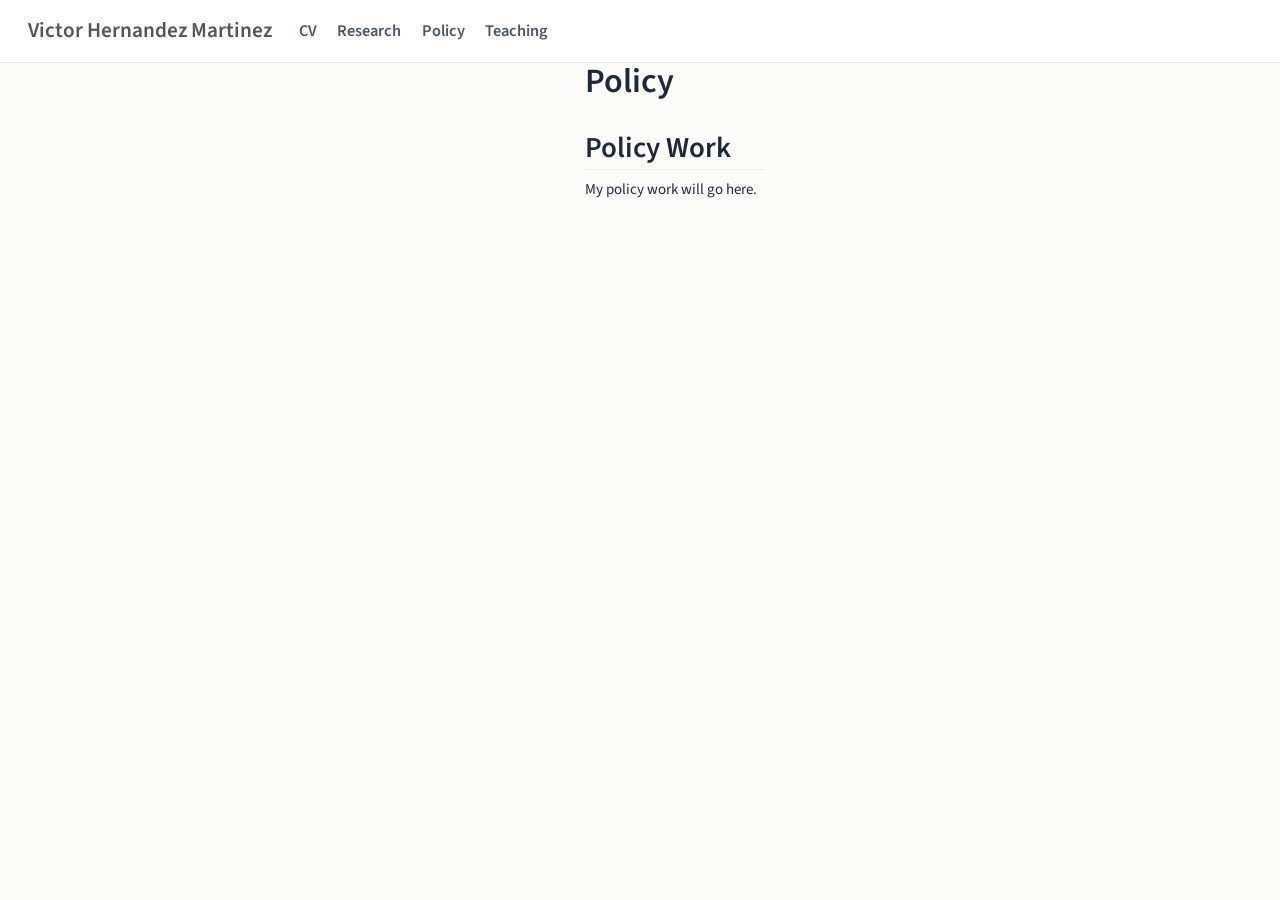
<file: docs/policy.html>
<!DOCTYPE html>
<html xmlns="http://www.w3.org/1999/xhtml" lang="en" xml:lang="en"><head>

<meta charset="utf-8">
<meta name="generator" content="quarto-1.9.36">

<meta name="viewport" content="width=device-width, initial-scale=1.0, user-scalable=yes">


<title>Policy</title>
<style>
/* Default styles provided by pandoc.
** See https://pandoc.org/MANUAL.html#variables-for-html for config info.
*/
code{white-space: pre-wrap;}
span.smallcaps{font-variant: small-caps;}
div.columns{display: flex; gap: min(4vw, 1.5em);}
div.column{flex: auto; overflow-x: auto;}
div.hanging-indent{margin-left: 1.5em; text-indent: -1.5em;}
ul.task-list{list-style: none;}
ul.task-list li input[type="checkbox"] {
  width: 0.8em;
  margin: 0 0.8em 0.2em -1em; /* quarto-specific, see https://github.com/quarto-dev/quarto-cli/issues/4556 */ 
  vertical-align: middle;
}
</style>


<script src="site_libs/quarto-nav/quarto-nav.js"></script>
<script src="site_libs/clipboard/clipboard.min.js"></script>
<script src="site_libs/quarto-search/autocomplete.umd.js"></script>
<script src="site_libs/quarto-search/fuse.min.js"></script>
<script src="site_libs/quarto-search/quarto-search.js"></script>
<meta name="quarto:offset" content="./">
<script src="site_libs/quarto-html/quarto.js" type="module"></script>
<script src="site_libs/quarto-html/tabsets/tabsets.js" type="module"></script>
<script src="site_libs/quarto-html/popper.min.js"></script>
<script src="site_libs/quarto-html/tippy.umd.min.js"></script>
<script src="site_libs/quarto-html/anchor.min.js"></script>
<link href="site_libs/quarto-html/tippy.css" rel="stylesheet">
<link href="site_libs/quarto-html/quarto-syntax-highlighting-845c23b38eaddc0f92fda52bfe77a8c8.css" rel="stylesheet" id="quarto-text-highlighting-styles">
<script src="site_libs/bootstrap/bootstrap.min.js"></script>
<link href="site_libs/bootstrap/bootstrap-icons.css" rel="stylesheet">
<link href="site_libs/bootstrap/bootstrap-6fdaa6ac422dbfcd49faa3d5eb3c2e28.min.css" rel="stylesheet" append-hash="true" id="quarto-bootstrap" data-mode="light">
<script id="quarto-search-options" type="application/json">{
  "location": "navbar",
  "copy-button": false,
  "collapse-after": 3,
  "panel-placement": "end",
  "type": "overlay",
  "limit": 50,
  "keyboard-shortcut": [
    "f",
    "/",
    "s"
  ],
  "show-item-context": false,
  "language": {
    "search-no-results-text": "No results",
    "search-matching-documents-text": "matching documents",
    "search-copy-link-title": "Copy link to search",
    "search-hide-matches-text": "Hide additional matches",
    "search-more-match-text": "more match in this document",
    "search-more-matches-text": "more matches in this document",
    "search-clear-button-title": "Clear",
    "search-text-placeholder": "",
    "search-detached-cancel-button-title": "Cancel",
    "search-submit-button-title": "Submit",
    "search-label": "Search"
  }
}</script>
<script async="" src="https://www.googletagmanager.com/gtag/js?id=G-JG3DVC6ZCQ"></script>

<script type="text/javascript">

window.dataLayer = window.dataLayer || [];
function gtag(){dataLayer.push(arguments);}
gtag('js', new Date());
gtag('config', 'G-JG3DVC6ZCQ', { 'anonymize_ip': true});
</script>
<style>html{ scroll-behavior: smooth; }</style>


<link rel="stylesheet" href="styles.css">
</head>

<body class="nav-fixed fullcontent quarto-light">

<div id="quarto-search-results"></div>
  <header id="quarto-header" class="headroom fixed-top">
    <nav class="navbar navbar-expand-lg " data-bs-theme="dark">
      <div class="navbar-container container-fluid">
      <div class="navbar-brand-container mx-auto">
    <a class="navbar-brand" href="#top">
    <span class="navbar-title">Victor Hernandez Martinez</span>
    </a>
  </div>
          <button class="navbar-toggler" type="button" data-bs-toggle="collapse" data-bs-target="#navbarCollapse" aria-controls="navbarCollapse" role="menu" aria-expanded="false" aria-label="Toggle navigation" onclick="if (window.quartoToggleHeadroom) { window.quartoToggleHeadroom(); }">
  <span class="navbar-toggler-icon"></span>
</button>
          <div class="collapse navbar-collapse" id="navbarCollapse">
            <ul class="navbar-nav navbar-nav-scroll me-auto">
  <li class="nav-item">
    <a class="nav-link" href="./files/Victor_Hernandez_Martinez_CV.pdf" target="_blank"> 
<span class="menu-text">CV</span></a>
  </li>  
  <li class="nav-item">
    <a class="nav-link" href="./#research"> 
<span class="menu-text">Research</span></a>
  </li>  
  <li class="nav-item">
    <a class="nav-link" href="./#policy"> 
<span class="menu-text">Policy</span></a>
  </li>  
  <li class="nav-item">
    <a class="nav-link" href="./#teaching"> 
<span class="menu-text">Teaching</span></a>
  </li>  
</ul>
          </div> <!-- /navcollapse -->
            <div class="quarto-navbar-tools">
</div>
      </div> <!-- /container-fluid -->
    </nav>
</header>
<!-- content -->
<div id="quarto-content" class="quarto-container page-columns page-rows-contents page-layout-article page-navbar">
<!-- sidebar -->
<!-- margin-sidebar -->
    
<!-- main -->
<main class="content" id="quarto-document-content">

<header id="title-block-header" class="quarto-title-block default">
<div class="quarto-title">
<h1 class="title">Policy</h1>
</div>



<div class="quarto-title-meta">

    
  
    
  </div>
  


</header>


<section id="policy-work" class="level2">
<h2 class="anchored" data-anchor-id="policy-work">Policy Work</h2>
<p>My policy work will go here.</p>


</section>

</main> <!-- /main -->
<script id="quarto-html-after-body" type="application/javascript">
  window.document.addEventListener("DOMContentLoaded", function (event) {
    const icon = "";
    const anchorJS = new window.AnchorJS();
    anchorJS.options = {
      placement: 'right',
      icon: icon
    };
    anchorJS.add('.anchored');
    const isCodeAnnotation = (el) => {
      for (const clz of el.classList) {
        if (clz.startsWith('code-annotation-')) {                     
          return true;
        }
      }
      return false;
    }
    const onCopySuccess = function(e) {
      // button target
      const button = e.trigger;
      // don't keep focus
      button.blur();
      // flash "checked"
      button.classList.add('code-copy-button-checked');
      var currentTitle = button.getAttribute("title");
      button.setAttribute("title", "Copied!");
      let tooltip;
      if (window.bootstrap) {
        button.setAttribute("data-bs-toggle", "tooltip");
        button.setAttribute("data-bs-placement", "left");
        button.setAttribute("data-bs-title", "Copied!");
        tooltip = new bootstrap.Tooltip(button, 
          { trigger: "manual", 
            customClass: "code-copy-button-tooltip",
            offset: [0, -8]});
        tooltip.show();    
      }
      setTimeout(function() {
        if (tooltip) {
          tooltip.hide();
          button.removeAttribute("data-bs-title");
          button.removeAttribute("data-bs-toggle");
          button.removeAttribute("data-bs-placement");
        }
        button.setAttribute("title", currentTitle);
        button.classList.remove('code-copy-button-checked');
      }, 1000);
      // clear code selection
      e.clearSelection();
    }
    const getTextToCopy = function(trigger) {
      const outerScaffold = trigger.parentElement.cloneNode(true);
      const codeEl = outerScaffold.querySelector('code');
      for (const childEl of codeEl.children) {
        if (isCodeAnnotation(childEl)) {
          childEl.remove();
        }
      }
      return codeEl.innerText;
    }
    const clipboard = new window.ClipboardJS('.code-copy-button:not([data-in-quarto-modal])', {
      text: getTextToCopy
    });
    clipboard.on('success', onCopySuccess);
    if (window.document.getElementById('quarto-embedded-source-code-modal')) {
      const clipboardModal = new window.ClipboardJS('.code-copy-button[data-in-quarto-modal]', {
        text: getTextToCopy,
        container: window.document.getElementById('quarto-embedded-source-code-modal')
      });
      clipboardModal.on('success', onCopySuccess);
    }
      var localhostRegex = new RegExp(/^(?:http|https):\/\/localhost\:?[0-9]*\//);
      var mailtoRegex = new RegExp(/^mailto:/);
        var filterRegex = new RegExp("https:\/\/www\.vichdezmtnez\.com");
      var isInternal = (href) => {
          return filterRegex.test(href) || localhostRegex.test(href) || mailtoRegex.test(href);
      }
      // Inspect non-navigation links and adorn them if external
     var links = window.document.querySelectorAll('a[href]:not(.nav-link):not(.navbar-brand):not(.toc-action):not(.sidebar-link):not(.sidebar-item-toggle):not(.pagination-link):not(.no-external):not([aria-hidden]):not(.dropdown-item):not(.quarto-navigation-tool):not(.about-link)');
      for (var i=0; i<links.length; i++) {
        const link = links[i];
        if (!isInternal(link.href)) {
          // undo the damage that might have been done by quarto-nav.js in the case of
          // links that we want to consider external
          if (link.dataset.originalHref !== undefined) {
            link.href = link.dataset.originalHref;
          }
            // target, if specified
            link.setAttribute("target", "_blank");
            if (link.getAttribute("rel") === null) {
              link.setAttribute("rel", "noopener");
            }
        }
      }
    function tippyHover(el, contentFn, onTriggerFn, onUntriggerFn) {
      const config = {
        allowHTML: true,
        maxWidth: 500,
        delay: 100,
        arrow: false,
        appendTo: function(el) {
            return el.parentElement;
        },
        interactive: true,
        interactiveBorder: 10,
        theme: 'quarto',
        placement: 'bottom-start',
      };
      if (contentFn) {
        config.content = contentFn;
      }
      if (onTriggerFn) {
        config.onTrigger = onTriggerFn;
      }
      if (onUntriggerFn) {
        config.onUntrigger = onUntriggerFn;
      }
      window.tippy(el, config); 
    }
    const noterefs = window.document.querySelectorAll('a[role="doc-noteref"]');
    for (var i=0; i<noterefs.length; i++) {
      const ref = noterefs[i];
      tippyHover(ref, function() {
        // use id or data attribute instead here
        let href = ref.getAttribute('data-footnote-href') || ref.getAttribute('href');
        try { href = new URL(href).hash; } catch {}
        const id = href.replace(/^#\/?/, "");
        const note = window.document.getElementById(id);
        if (note) {
          return note.innerHTML;
        } else {
          return "";
        }
      });
    }
    const xrefs = window.document.querySelectorAll('a.quarto-xref');
    const processXRef = (id, note) => {
      // Strip column container classes
      const stripColumnClz = (el) => {
        el.classList.remove("page-full", "page-columns");
        if (el.children) {
          for (const child of el.children) {
            stripColumnClz(child);
          }
        }
      }
      stripColumnClz(note)
      if (id === null || id.startsWith('sec-')) {
        // Special case sections, only their first couple elements
        const container = document.createElement("div");
        if (note.children && note.children.length > 2) {
          container.appendChild(note.children[0].cloneNode(true));
          for (let i = 1; i < note.children.length; i++) {
            const child = note.children[i];
            if (child.tagName === "P" && child.innerText === "") {
              continue;
            } else {
              container.appendChild(child.cloneNode(true));
              break;
            }
          }
          if (window.Quarto?.typesetMath) {
            window.Quarto.typesetMath(container);
          }
          return container.innerHTML
        } else {
          if (window.Quarto?.typesetMath) {
            window.Quarto.typesetMath(note);
          }
          return note.innerHTML;
        }
      } else {
        // Remove any anchor links if they are present
        const anchorLink = note.querySelector('a.anchorjs-link');
        if (anchorLink) {
          anchorLink.remove();
        }
        if (window.Quarto?.typesetMath) {
          window.Quarto.typesetMath(note);
        }
        if (note.classList.contains("callout")) {
          return note.outerHTML;
        } else {
          return note.innerHTML;
        }
      }
    }
    for (var i=0; i<xrefs.length; i++) {
      const xref = xrefs[i];
      tippyHover(xref, undefined, function(instance) {
        instance.disable();
        let url = xref.getAttribute('href');
        let hash = undefined; 
        if (url.startsWith('#')) {
          hash = url;
        } else {
          try { hash = new URL(url).hash; } catch {}
        }
        if (hash) {
          const id = hash.replace(/^#\/?/, "");
          const note = window.document.getElementById(id);
          if (note !== null) {
            try {
              const html = processXRef(id, note.cloneNode(true));
              instance.setContent(html);
            } finally {
              instance.enable();
              instance.show();
            }
          } else {
            // See if we can fetch this
            fetch(url.split('#')[0])
            .then(res => res.text())
            .then(html => {
              const parser = new DOMParser();
              const htmlDoc = parser.parseFromString(html, "text/html");
              const note = htmlDoc.getElementById(id);
              if (note !== null) {
                const html = processXRef(id, note);
                instance.setContent(html);
              } 
            }).finally(() => {
              instance.enable();
              instance.show();
            });
          }
        } else {
          // See if we can fetch a full url (with no hash to target)
          // This is a special case and we should probably do some content thinning / targeting
          fetch(url)
          .then(res => res.text())
          .then(html => {
            const parser = new DOMParser();
            const htmlDoc = parser.parseFromString(html, "text/html");
            const note = htmlDoc.querySelector('main.content');
            if (note !== null) {
              // This should only happen for chapter cross references
              // (since there is no id in the URL)
              // remove the first header
              if (note.children.length > 0 && note.children[0].tagName === "HEADER") {
                note.children[0].remove();
              }
              const html = processXRef(null, note);
              instance.setContent(html);
            } 
          }).finally(() => {
            instance.enable();
            instance.show();
          });
        }
      }, function(instance) {
      });
    }
        let selectedAnnoteEl;
        const selectorForAnnotation = ( cell, annotation) => {
          let cellAttr = 'data-code-cell="' + cell + '"';
          let lineAttr = 'data-code-annotation="' +  annotation + '"';
          const selector = 'span[' + cellAttr + '][' + lineAttr + ']';
          return selector;
        }
        const selectCodeLines = (annoteEl) => {
          const doc = window.document;
          const targetCell = annoteEl.getAttribute("data-target-cell");
          const targetAnnotation = annoteEl.getAttribute("data-target-annotation");
          const annoteSpan = window.document.querySelector(selectorForAnnotation(targetCell, targetAnnotation));
          const lines = annoteSpan.getAttribute("data-code-lines").split(",");
          const lineIds = lines.map((line) => {
            return targetCell + "-" + line;
          })
          let top = null;
          let height = null;
          let parent = null;
          if (lineIds.length > 0) {
              //compute the position of the single el (top and bottom and make a div)
              const el = window.document.getElementById(lineIds[0]);
              top = el.offsetTop;
              height = el.offsetHeight;
              parent = el.parentElement.parentElement;
            if (lineIds.length > 1) {
              const lastEl = window.document.getElementById(lineIds[lineIds.length - 1]);
              const bottom = lastEl.offsetTop + lastEl.offsetHeight;
              height = bottom - top;
            }
            if (top !== null && height !== null && parent !== null) {
              // cook up a div (if necessary) and position it 
              let div = window.document.getElementById("code-annotation-line-highlight");
              if (div === null) {
                div = window.document.createElement("div");
                div.setAttribute("id", "code-annotation-line-highlight");
                div.style.position = 'absolute';
                parent.appendChild(div);
              }
              div.style.top = top - 2 + "px";
              div.style.height = height + 4 + "px";
              div.style.left = 0;
              let gutterDiv = window.document.getElementById("code-annotation-line-highlight-gutter");
              if (gutterDiv === null) {
                gutterDiv = window.document.createElement("div");
                gutterDiv.setAttribute("id", "code-annotation-line-highlight-gutter");
                gutterDiv.style.position = 'absolute';
                const codeCell = window.document.getElementById(targetCell);
                const gutter = codeCell.querySelector('.code-annotation-gutter');
                gutter.appendChild(gutterDiv);
              }
              gutterDiv.style.top = top - 2 + "px";
              gutterDiv.style.height = height + 4 + "px";
            }
            selectedAnnoteEl = annoteEl;
          }
        };
        const unselectCodeLines = () => {
          const elementsIds = ["code-annotation-line-highlight", "code-annotation-line-highlight-gutter"];
          elementsIds.forEach((elId) => {
            const div = window.document.getElementById(elId);
            if (div) {
              div.remove();
            }
          });
          selectedAnnoteEl = undefined;
        };
          // Handle positioning of the toggle
      window.addEventListener(
        "resize",
        throttle(() => {
          elRect = undefined;
          if (selectedAnnoteEl) {
            selectCodeLines(selectedAnnoteEl);
          }
        }, 10)
      );
      function throttle(fn, ms) {
      let throttle = false;
      let timer;
        return (...args) => {
          if(!throttle) { // first call gets through
              fn.apply(this, args);
              throttle = true;
          } else { // all the others get throttled
              if(timer) clearTimeout(timer); // cancel #2
              timer = setTimeout(() => {
                fn.apply(this, args);
                timer = throttle = false;
              }, ms);
          }
        };
      }
        // Attach click handler to the DT
        const annoteDls = window.document.querySelectorAll('dt[data-target-cell]');
        for (const annoteDlNode of annoteDls) {
          annoteDlNode.addEventListener('click', (event) => {
            const clickedEl = event.target;
            if (clickedEl !== selectedAnnoteEl) {
              unselectCodeLines();
              const activeEl = window.document.querySelector('dt[data-target-cell].code-annotation-active');
              if (activeEl) {
                activeEl.classList.remove('code-annotation-active');
              }
              selectCodeLines(clickedEl);
              clickedEl.classList.add('code-annotation-active');
            } else {
              // Unselect the line
              unselectCodeLines();
              clickedEl.classList.remove('code-annotation-active');
            }
          });
        }
    const findCites = (el) => {
      const parentEl = el.parentElement;
      if (parentEl) {
        const cites = parentEl.dataset.cites;
        if (cites) {
          return {
            el,
            cites: cites.split(' ')
          };
        } else {
          return findCites(el.parentElement)
        }
      } else {
        return undefined;
      }
    };
    var bibliorefs = window.document.querySelectorAll('a[role="doc-biblioref"]');
    for (var i=0; i<bibliorefs.length; i++) {
      const ref = bibliorefs[i];
      const citeInfo = findCites(ref);
      if (citeInfo) {
        tippyHover(citeInfo.el, function() {
          var popup = window.document.createElement('div');
          citeInfo.cites.forEach(function(cite) {
            var citeDiv = window.document.createElement('div');
            citeDiv.classList.add('hanging-indent');
            citeDiv.classList.add('csl-entry');
            var biblioDiv = window.document.getElementById('ref-' + cite);
            if (biblioDiv) {
              citeDiv.innerHTML = biblioDiv.innerHTML;
            }
            popup.appendChild(citeDiv);
          });
          return popup.innerHTML;
        });
      }
    }
  });
  </script>
</div> <!-- /content -->




<script src="site_libs/quarto-html/zenscroll-min.js"></script>
</body></html>
</file>
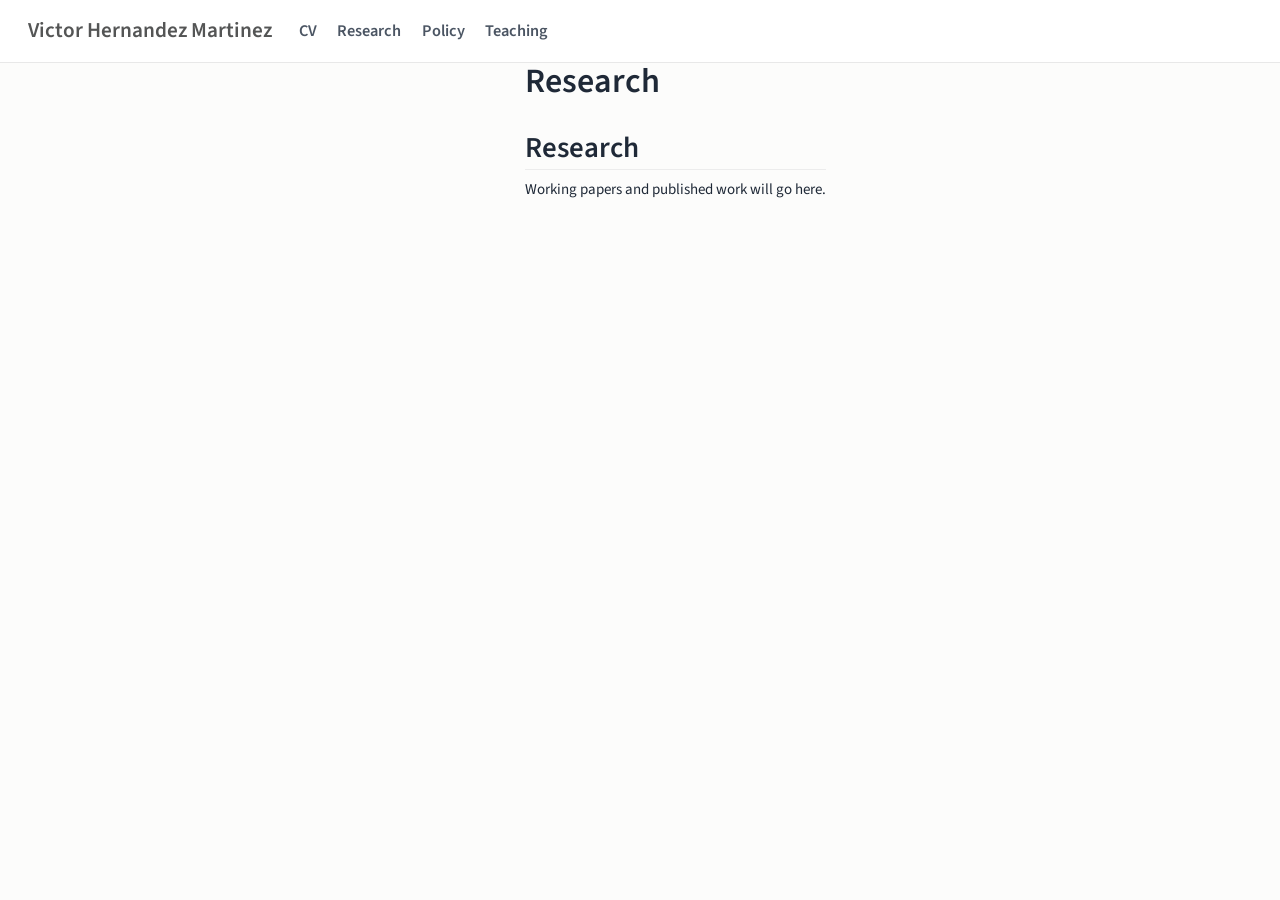
<file: docs/research.html>
<!DOCTYPE html>
<html xmlns="http://www.w3.org/1999/xhtml" lang="en" xml:lang="en"><head>

<meta charset="utf-8">
<meta name="generator" content="quarto-1.9.36">

<meta name="viewport" content="width=device-width, initial-scale=1.0, user-scalable=yes">


<title>Research</title>
<style>
/* Default styles provided by pandoc.
** See https://pandoc.org/MANUAL.html#variables-for-html for config info.
*/
code{white-space: pre-wrap;}
span.smallcaps{font-variant: small-caps;}
div.columns{display: flex; gap: min(4vw, 1.5em);}
div.column{flex: auto; overflow-x: auto;}
div.hanging-indent{margin-left: 1.5em; text-indent: -1.5em;}
ul.task-list{list-style: none;}
ul.task-list li input[type="checkbox"] {
  width: 0.8em;
  margin: 0 0.8em 0.2em -1em; /* quarto-specific, see https://github.com/quarto-dev/quarto-cli/issues/4556 */ 
  vertical-align: middle;
}
</style>


<script src="site_libs/quarto-nav/quarto-nav.js"></script>
<script src="site_libs/clipboard/clipboard.min.js"></script>
<script src="site_libs/quarto-search/autocomplete.umd.js"></script>
<script src="site_libs/quarto-search/fuse.min.js"></script>
<script src="site_libs/quarto-search/quarto-search.js"></script>
<meta name="quarto:offset" content="./">
<script src="site_libs/quarto-html/quarto.js" type="module"></script>
<script src="site_libs/quarto-html/tabsets/tabsets.js" type="module"></script>
<script src="site_libs/quarto-html/popper.min.js"></script>
<script src="site_libs/quarto-html/tippy.umd.min.js"></script>
<script src="site_libs/quarto-html/anchor.min.js"></script>
<link href="site_libs/quarto-html/tippy.css" rel="stylesheet">
<link href="site_libs/quarto-html/quarto-syntax-highlighting-845c23b38eaddc0f92fda52bfe77a8c8.css" rel="stylesheet" id="quarto-text-highlighting-styles">
<script src="site_libs/bootstrap/bootstrap.min.js"></script>
<link href="site_libs/bootstrap/bootstrap-icons.css" rel="stylesheet">
<link href="site_libs/bootstrap/bootstrap-6fdaa6ac422dbfcd49faa3d5eb3c2e28.min.css" rel="stylesheet" append-hash="true" id="quarto-bootstrap" data-mode="light">
<script id="quarto-search-options" type="application/json">{
  "location": "navbar",
  "copy-button": false,
  "collapse-after": 3,
  "panel-placement": "end",
  "type": "overlay",
  "limit": 50,
  "keyboard-shortcut": [
    "f",
    "/",
    "s"
  ],
  "show-item-context": false,
  "language": {
    "search-no-results-text": "No results",
    "search-matching-documents-text": "matching documents",
    "search-copy-link-title": "Copy link to search",
    "search-hide-matches-text": "Hide additional matches",
    "search-more-match-text": "more match in this document",
    "search-more-matches-text": "more matches in this document",
    "search-clear-button-title": "Clear",
    "search-text-placeholder": "",
    "search-detached-cancel-button-title": "Cancel",
    "search-submit-button-title": "Submit",
    "search-label": "Search"
  }
}</script>
<script async="" src="https://www.googletagmanager.com/gtag/js?id=G-JG3DVC6ZCQ"></script>

<script type="text/javascript">

window.dataLayer = window.dataLayer || [];
function gtag(){dataLayer.push(arguments);}
gtag('js', new Date());
gtag('config', 'G-JG3DVC6ZCQ', { 'anonymize_ip': true});
</script>
<style>html{ scroll-behavior: smooth; }</style>


<link rel="stylesheet" href="styles.css">
</head>

<body class="nav-fixed fullcontent quarto-light">

<div id="quarto-search-results"></div>
  <header id="quarto-header" class="headroom fixed-top">
    <nav class="navbar navbar-expand-lg " data-bs-theme="dark">
      <div class="navbar-container container-fluid">
      <div class="navbar-brand-container mx-auto">
    <a class="navbar-brand" href="#top">
    <span class="navbar-title">Victor Hernandez Martinez</span>
    </a>
  </div>
          <button class="navbar-toggler" type="button" data-bs-toggle="collapse" data-bs-target="#navbarCollapse" aria-controls="navbarCollapse" role="menu" aria-expanded="false" aria-label="Toggle navigation" onclick="if (window.quartoToggleHeadroom) { window.quartoToggleHeadroom(); }">
  <span class="navbar-toggler-icon"></span>
</button>
          <div class="collapse navbar-collapse" id="navbarCollapse">
            <ul class="navbar-nav navbar-nav-scroll me-auto">
  <li class="nav-item">
    <a class="nav-link" href="./files/Victor_Hernandez_Martinez_CV.pdf" target="_blank"> 
<span class="menu-text">CV</span></a>
  </li>  
  <li class="nav-item">
    <a class="nav-link" href="./#research"> 
<span class="menu-text">Research</span></a>
  </li>  
  <li class="nav-item">
    <a class="nav-link" href="./#policy"> 
<span class="menu-text">Policy</span></a>
  </li>  
  <li class="nav-item">
    <a class="nav-link" href="./#teaching"> 
<span class="menu-text">Teaching</span></a>
  </li>  
</ul>
          </div> <!-- /navcollapse -->
            <div class="quarto-navbar-tools">
</div>
      </div> <!-- /container-fluid -->
    </nav>
</header>
<!-- content -->
<div id="quarto-content" class="quarto-container page-columns page-rows-contents page-layout-article page-navbar">
<!-- sidebar -->
<!-- margin-sidebar -->
    
<!-- main -->
<main class="content" id="quarto-document-content">

<header id="title-block-header" class="quarto-title-block default">
<div class="quarto-title">
<h1 class="title">Research</h1>
</div>



<div class="quarto-title-meta">

    
  
    
  </div>
  


</header>


<section id="research" class="level2">
<h2 class="anchored" data-anchor-id="research">Research</h2>
<p>Working papers and published work will go here.</p>


</section>

</main> <!-- /main -->
<script id="quarto-html-after-body" type="application/javascript">
  window.document.addEventListener("DOMContentLoaded", function (event) {
    const icon = "";
    const anchorJS = new window.AnchorJS();
    anchorJS.options = {
      placement: 'right',
      icon: icon
    };
    anchorJS.add('.anchored');
    const isCodeAnnotation = (el) => {
      for (const clz of el.classList) {
        if (clz.startsWith('code-annotation-')) {                     
          return true;
        }
      }
      return false;
    }
    const onCopySuccess = function(e) {
      // button target
      const button = e.trigger;
      // don't keep focus
      button.blur();
      // flash "checked"
      button.classList.add('code-copy-button-checked');
      var currentTitle = button.getAttribute("title");
      button.setAttribute("title", "Copied!");
      let tooltip;
      if (window.bootstrap) {
        button.setAttribute("data-bs-toggle", "tooltip");
        button.setAttribute("data-bs-placement", "left");
        button.setAttribute("data-bs-title", "Copied!");
        tooltip = new bootstrap.Tooltip(button, 
          { trigger: "manual", 
            customClass: "code-copy-button-tooltip",
            offset: [0, -8]});
        tooltip.show();    
      }
      setTimeout(function() {
        if (tooltip) {
          tooltip.hide();
          button.removeAttribute("data-bs-title");
          button.removeAttribute("data-bs-toggle");
          button.removeAttribute("data-bs-placement");
        }
        button.setAttribute("title", currentTitle);
        button.classList.remove('code-copy-button-checked');
      }, 1000);
      // clear code selection
      e.clearSelection();
    }
    const getTextToCopy = function(trigger) {
      const outerScaffold = trigger.parentElement.cloneNode(true);
      const codeEl = outerScaffold.querySelector('code');
      for (const childEl of codeEl.children) {
        if (isCodeAnnotation(childEl)) {
          childEl.remove();
        }
      }
      return codeEl.innerText;
    }
    const clipboard = new window.ClipboardJS('.code-copy-button:not([data-in-quarto-modal])', {
      text: getTextToCopy
    });
    clipboard.on('success', onCopySuccess);
    if (window.document.getElementById('quarto-embedded-source-code-modal')) {
      const clipboardModal = new window.ClipboardJS('.code-copy-button[data-in-quarto-modal]', {
        text: getTextToCopy,
        container: window.document.getElementById('quarto-embedded-source-code-modal')
      });
      clipboardModal.on('success', onCopySuccess);
    }
      var localhostRegex = new RegExp(/^(?:http|https):\/\/localhost\:?[0-9]*\//);
      var mailtoRegex = new RegExp(/^mailto:/);
        var filterRegex = new RegExp("https:\/\/www\.vichdezmtnez\.com");
      var isInternal = (href) => {
          return filterRegex.test(href) || localhostRegex.test(href) || mailtoRegex.test(href);
      }
      // Inspect non-navigation links and adorn them if external
     var links = window.document.querySelectorAll('a[href]:not(.nav-link):not(.navbar-brand):not(.toc-action):not(.sidebar-link):not(.sidebar-item-toggle):not(.pagination-link):not(.no-external):not([aria-hidden]):not(.dropdown-item):not(.quarto-navigation-tool):not(.about-link)');
      for (var i=0; i<links.length; i++) {
        const link = links[i];
        if (!isInternal(link.href)) {
          // undo the damage that might have been done by quarto-nav.js in the case of
          // links that we want to consider external
          if (link.dataset.originalHref !== undefined) {
            link.href = link.dataset.originalHref;
          }
            // target, if specified
            link.setAttribute("target", "_blank");
            if (link.getAttribute("rel") === null) {
              link.setAttribute("rel", "noopener");
            }
        }
      }
    function tippyHover(el, contentFn, onTriggerFn, onUntriggerFn) {
      const config = {
        allowHTML: true,
        maxWidth: 500,
        delay: 100,
        arrow: false,
        appendTo: function(el) {
            return el.parentElement;
        },
        interactive: true,
        interactiveBorder: 10,
        theme: 'quarto',
        placement: 'bottom-start',
      };
      if (contentFn) {
        config.content = contentFn;
      }
      if (onTriggerFn) {
        config.onTrigger = onTriggerFn;
      }
      if (onUntriggerFn) {
        config.onUntrigger = onUntriggerFn;
      }
      window.tippy(el, config); 
    }
    const noterefs = window.document.querySelectorAll('a[role="doc-noteref"]');
    for (var i=0; i<noterefs.length; i++) {
      const ref = noterefs[i];
      tippyHover(ref, function() {
        // use id or data attribute instead here
        let href = ref.getAttribute('data-footnote-href') || ref.getAttribute('href');
        try { href = new URL(href).hash; } catch {}
        const id = href.replace(/^#\/?/, "");
        const note = window.document.getElementById(id);
        if (note) {
          return note.innerHTML;
        } else {
          return "";
        }
      });
    }
    const xrefs = window.document.querySelectorAll('a.quarto-xref');
    const processXRef = (id, note) => {
      // Strip column container classes
      const stripColumnClz = (el) => {
        el.classList.remove("page-full", "page-columns");
        if (el.children) {
          for (const child of el.children) {
            stripColumnClz(child);
          }
        }
      }
      stripColumnClz(note)
      if (id === null || id.startsWith('sec-')) {
        // Special case sections, only their first couple elements
        const container = document.createElement("div");
        if (note.children && note.children.length > 2) {
          container.appendChild(note.children[0].cloneNode(true));
          for (let i = 1; i < note.children.length; i++) {
            const child = note.children[i];
            if (child.tagName === "P" && child.innerText === "") {
              continue;
            } else {
              container.appendChild(child.cloneNode(true));
              break;
            }
          }
          if (window.Quarto?.typesetMath) {
            window.Quarto.typesetMath(container);
          }
          return container.innerHTML
        } else {
          if (window.Quarto?.typesetMath) {
            window.Quarto.typesetMath(note);
          }
          return note.innerHTML;
        }
      } else {
        // Remove any anchor links if they are present
        const anchorLink = note.querySelector('a.anchorjs-link');
        if (anchorLink) {
          anchorLink.remove();
        }
        if (window.Quarto?.typesetMath) {
          window.Quarto.typesetMath(note);
        }
        if (note.classList.contains("callout")) {
          return note.outerHTML;
        } else {
          return note.innerHTML;
        }
      }
    }
    for (var i=0; i<xrefs.length; i++) {
      const xref = xrefs[i];
      tippyHover(xref, undefined, function(instance) {
        instance.disable();
        let url = xref.getAttribute('href');
        let hash = undefined; 
        if (url.startsWith('#')) {
          hash = url;
        } else {
          try { hash = new URL(url).hash; } catch {}
        }
        if (hash) {
          const id = hash.replace(/^#\/?/, "");
          const note = window.document.getElementById(id);
          if (note !== null) {
            try {
              const html = processXRef(id, note.cloneNode(true));
              instance.setContent(html);
            } finally {
              instance.enable();
              instance.show();
            }
          } else {
            // See if we can fetch this
            fetch(url.split('#')[0])
            .then(res => res.text())
            .then(html => {
              const parser = new DOMParser();
              const htmlDoc = parser.parseFromString(html, "text/html");
              const note = htmlDoc.getElementById(id);
              if (note !== null) {
                const html = processXRef(id, note);
                instance.setContent(html);
              } 
            }).finally(() => {
              instance.enable();
              instance.show();
            });
          }
        } else {
          // See if we can fetch a full url (with no hash to target)
          // This is a special case and we should probably do some content thinning / targeting
          fetch(url)
          .then(res => res.text())
          .then(html => {
            const parser = new DOMParser();
            const htmlDoc = parser.parseFromString(html, "text/html");
            const note = htmlDoc.querySelector('main.content');
            if (note !== null) {
              // This should only happen for chapter cross references
              // (since there is no id in the URL)
              // remove the first header
              if (note.children.length > 0 && note.children[0].tagName === "HEADER") {
                note.children[0].remove();
              }
              const html = processXRef(null, note);
              instance.setContent(html);
            } 
          }).finally(() => {
            instance.enable();
            instance.show();
          });
        }
      }, function(instance) {
      });
    }
        let selectedAnnoteEl;
        const selectorForAnnotation = ( cell, annotation) => {
          let cellAttr = 'data-code-cell="' + cell + '"';
          let lineAttr = 'data-code-annotation="' +  annotation + '"';
          const selector = 'span[' + cellAttr + '][' + lineAttr + ']';
          return selector;
        }
        const selectCodeLines = (annoteEl) => {
          const doc = window.document;
          const targetCell = annoteEl.getAttribute("data-target-cell");
          const targetAnnotation = annoteEl.getAttribute("data-target-annotation");
          const annoteSpan = window.document.querySelector(selectorForAnnotation(targetCell, targetAnnotation));
          const lines = annoteSpan.getAttribute("data-code-lines").split(",");
          const lineIds = lines.map((line) => {
            return targetCell + "-" + line;
          })
          let top = null;
          let height = null;
          let parent = null;
          if (lineIds.length > 0) {
              //compute the position of the single el (top and bottom and make a div)
              const el = window.document.getElementById(lineIds[0]);
              top = el.offsetTop;
              height = el.offsetHeight;
              parent = el.parentElement.parentElement;
            if (lineIds.length > 1) {
              const lastEl = window.document.getElementById(lineIds[lineIds.length - 1]);
              const bottom = lastEl.offsetTop + lastEl.offsetHeight;
              height = bottom - top;
            }
            if (top !== null && height !== null && parent !== null) {
              // cook up a div (if necessary) and position it 
              let div = window.document.getElementById("code-annotation-line-highlight");
              if (div === null) {
                div = window.document.createElement("div");
                div.setAttribute("id", "code-annotation-line-highlight");
                div.style.position = 'absolute';
                parent.appendChild(div);
              }
              div.style.top = top - 2 + "px";
              div.style.height = height + 4 + "px";
              div.style.left = 0;
              let gutterDiv = window.document.getElementById("code-annotation-line-highlight-gutter");
              if (gutterDiv === null) {
                gutterDiv = window.document.createElement("div");
                gutterDiv.setAttribute("id", "code-annotation-line-highlight-gutter");
                gutterDiv.style.position = 'absolute';
                const codeCell = window.document.getElementById(targetCell);
                const gutter = codeCell.querySelector('.code-annotation-gutter');
                gutter.appendChild(gutterDiv);
              }
              gutterDiv.style.top = top - 2 + "px";
              gutterDiv.style.height = height + 4 + "px";
            }
            selectedAnnoteEl = annoteEl;
          }
        };
        const unselectCodeLines = () => {
          const elementsIds = ["code-annotation-line-highlight", "code-annotation-line-highlight-gutter"];
          elementsIds.forEach((elId) => {
            const div = window.document.getElementById(elId);
            if (div) {
              div.remove();
            }
          });
          selectedAnnoteEl = undefined;
        };
          // Handle positioning of the toggle
      window.addEventListener(
        "resize",
        throttle(() => {
          elRect = undefined;
          if (selectedAnnoteEl) {
            selectCodeLines(selectedAnnoteEl);
          }
        }, 10)
      );
      function throttle(fn, ms) {
      let throttle = false;
      let timer;
        return (...args) => {
          if(!throttle) { // first call gets through
              fn.apply(this, args);
              throttle = true;
          } else { // all the others get throttled
              if(timer) clearTimeout(timer); // cancel #2
              timer = setTimeout(() => {
                fn.apply(this, args);
                timer = throttle = false;
              }, ms);
          }
        };
      }
        // Attach click handler to the DT
        const annoteDls = window.document.querySelectorAll('dt[data-target-cell]');
        for (const annoteDlNode of annoteDls) {
          annoteDlNode.addEventListener('click', (event) => {
            const clickedEl = event.target;
            if (clickedEl !== selectedAnnoteEl) {
              unselectCodeLines();
              const activeEl = window.document.querySelector('dt[data-target-cell].code-annotation-active');
              if (activeEl) {
                activeEl.classList.remove('code-annotation-active');
              }
              selectCodeLines(clickedEl);
              clickedEl.classList.add('code-annotation-active');
            } else {
              // Unselect the line
              unselectCodeLines();
              clickedEl.classList.remove('code-annotation-active');
            }
          });
        }
    const findCites = (el) => {
      const parentEl = el.parentElement;
      if (parentEl) {
        const cites = parentEl.dataset.cites;
        if (cites) {
          return {
            el,
            cites: cites.split(' ')
          };
        } else {
          return findCites(el.parentElement)
        }
      } else {
        return undefined;
      }
    };
    var bibliorefs = window.document.querySelectorAll('a[role="doc-biblioref"]');
    for (var i=0; i<bibliorefs.length; i++) {
      const ref = bibliorefs[i];
      const citeInfo = findCites(ref);
      if (citeInfo) {
        tippyHover(citeInfo.el, function() {
          var popup = window.document.createElement('div');
          citeInfo.cites.forEach(function(cite) {
            var citeDiv = window.document.createElement('div');
            citeDiv.classList.add('hanging-indent');
            citeDiv.classList.add('csl-entry');
            var biblioDiv = window.document.getElementById('ref-' + cite);
            if (biblioDiv) {
              citeDiv.innerHTML = biblioDiv.innerHTML;
            }
            popup.appendChild(citeDiv);
          });
          return popup.innerHTML;
        });
      }
    }
  });
  </script>
</div> <!-- /content -->




<script src="site_libs/quarto-html/zenscroll-min.js"></script>
</body></html>
</file>
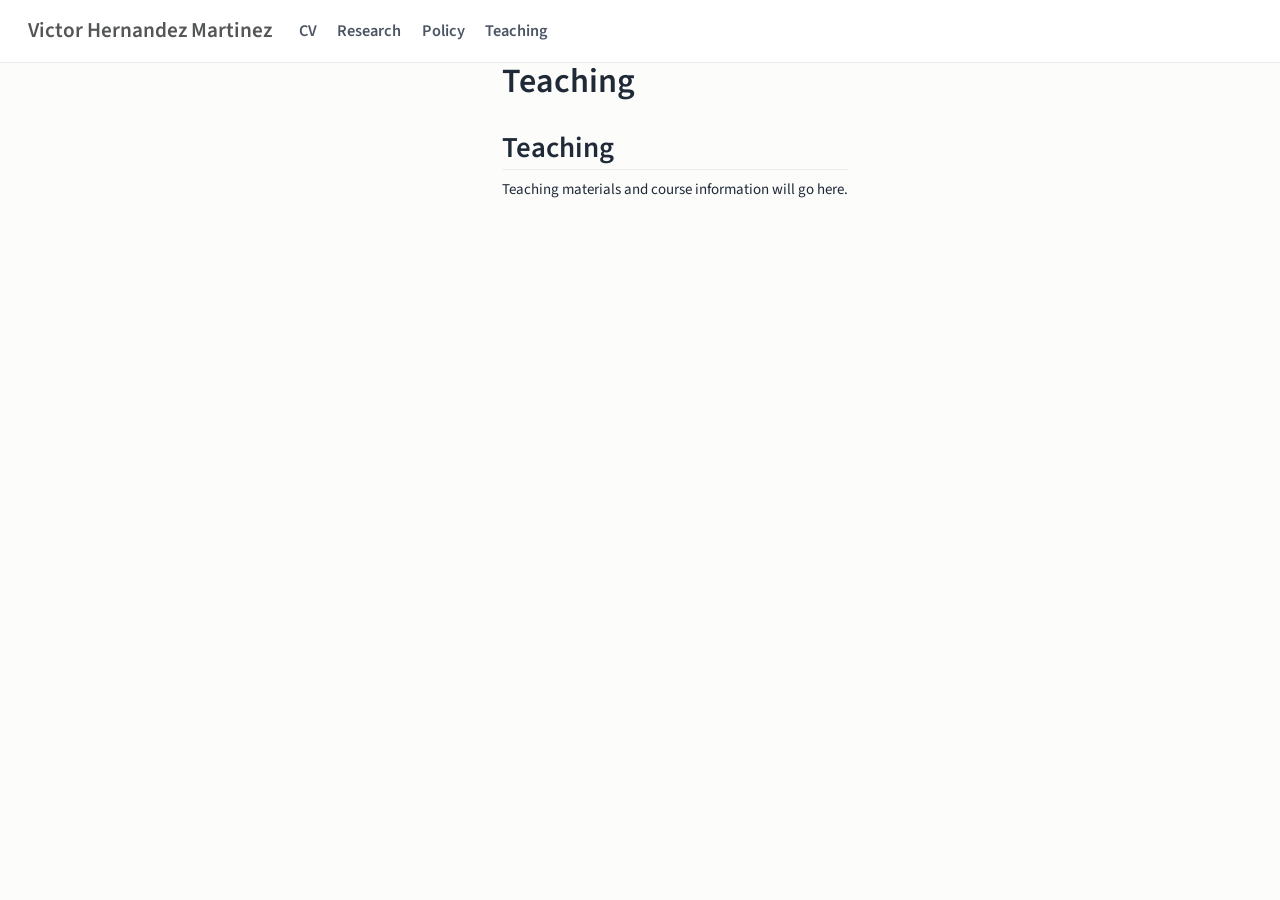
<file: docs/teaching.html>
<!DOCTYPE html>
<html xmlns="http://www.w3.org/1999/xhtml" lang="en" xml:lang="en"><head>

<meta charset="utf-8">
<meta name="generator" content="quarto-1.9.36">

<meta name="viewport" content="width=device-width, initial-scale=1.0, user-scalable=yes">


<title>Teaching</title>
<style>
/* Default styles provided by pandoc.
** See https://pandoc.org/MANUAL.html#variables-for-html for config info.
*/
code{white-space: pre-wrap;}
span.smallcaps{font-variant: small-caps;}
div.columns{display: flex; gap: min(4vw, 1.5em);}
div.column{flex: auto; overflow-x: auto;}
div.hanging-indent{margin-left: 1.5em; text-indent: -1.5em;}
ul.task-list{list-style: none;}
ul.task-list li input[type="checkbox"] {
  width: 0.8em;
  margin: 0 0.8em 0.2em -1em; /* quarto-specific, see https://github.com/quarto-dev/quarto-cli/issues/4556 */ 
  vertical-align: middle;
}
</style>


<script src="site_libs/quarto-nav/quarto-nav.js"></script>
<script src="site_libs/clipboard/clipboard.min.js"></script>
<script src="site_libs/quarto-search/autocomplete.umd.js"></script>
<script src="site_libs/quarto-search/fuse.min.js"></script>
<script src="site_libs/quarto-search/quarto-search.js"></script>
<meta name="quarto:offset" content="./">
<script src="site_libs/quarto-html/quarto.js" type="module"></script>
<script src="site_libs/quarto-html/tabsets/tabsets.js" type="module"></script>
<script src="site_libs/quarto-html/popper.min.js"></script>
<script src="site_libs/quarto-html/tippy.umd.min.js"></script>
<script src="site_libs/quarto-html/anchor.min.js"></script>
<link href="site_libs/quarto-html/tippy.css" rel="stylesheet">
<link href="site_libs/quarto-html/quarto-syntax-highlighting-845c23b38eaddc0f92fda52bfe77a8c8.css" rel="stylesheet" id="quarto-text-highlighting-styles">
<script src="site_libs/bootstrap/bootstrap.min.js"></script>
<link href="site_libs/bootstrap/bootstrap-icons.css" rel="stylesheet">
<link href="site_libs/bootstrap/bootstrap-6fdaa6ac422dbfcd49faa3d5eb3c2e28.min.css" rel="stylesheet" append-hash="true" id="quarto-bootstrap" data-mode="light">
<script id="quarto-search-options" type="application/json">{
  "location": "navbar",
  "copy-button": false,
  "collapse-after": 3,
  "panel-placement": "end",
  "type": "overlay",
  "limit": 50,
  "keyboard-shortcut": [
    "f",
    "/",
    "s"
  ],
  "show-item-context": false,
  "language": {
    "search-no-results-text": "No results",
    "search-matching-documents-text": "matching documents",
    "search-copy-link-title": "Copy link to search",
    "search-hide-matches-text": "Hide additional matches",
    "search-more-match-text": "more match in this document",
    "search-more-matches-text": "more matches in this document",
    "search-clear-button-title": "Clear",
    "search-text-placeholder": "",
    "search-detached-cancel-button-title": "Cancel",
    "search-submit-button-title": "Submit",
    "search-label": "Search"
  }
}</script>
<script async="" src="https://www.googletagmanager.com/gtag/js?id=G-JG3DVC6ZCQ"></script>

<script type="text/javascript">

window.dataLayer = window.dataLayer || [];
function gtag(){dataLayer.push(arguments);}
gtag('js', new Date());
gtag('config', 'G-JG3DVC6ZCQ', { 'anonymize_ip': true});
</script>
<style>html{ scroll-behavior: smooth; }</style>


<link rel="stylesheet" href="styles.css">
</head>

<body class="nav-fixed fullcontent quarto-light">

<div id="quarto-search-results"></div>
  <header id="quarto-header" class="headroom fixed-top">
    <nav class="navbar navbar-expand-lg " data-bs-theme="dark">
      <div class="navbar-container container-fluid">
      <div class="navbar-brand-container mx-auto">
    <a class="navbar-brand" href="#top">
    <span class="navbar-title">Victor Hernandez Martinez</span>
    </a>
  </div>
          <button class="navbar-toggler" type="button" data-bs-toggle="collapse" data-bs-target="#navbarCollapse" aria-controls="navbarCollapse" role="menu" aria-expanded="false" aria-label="Toggle navigation" onclick="if (window.quartoToggleHeadroom) { window.quartoToggleHeadroom(); }">
  <span class="navbar-toggler-icon"></span>
</button>
          <div class="collapse navbar-collapse" id="navbarCollapse">
            <ul class="navbar-nav navbar-nav-scroll me-auto">
  <li class="nav-item">
    <a class="nav-link" href="./files/Victor_Hernandez_Martinez_CV.pdf" target="_blank"> 
<span class="menu-text">CV</span></a>
  </li>  
  <li class="nav-item">
    <a class="nav-link" href="./#research"> 
<span class="menu-text">Research</span></a>
  </li>  
  <li class="nav-item">
    <a class="nav-link" href="./#policy"> 
<span class="menu-text">Policy</span></a>
  </li>  
  <li class="nav-item">
    <a class="nav-link" href="./#teaching"> 
<span class="menu-text">Teaching</span></a>
  </li>  
</ul>
          </div> <!-- /navcollapse -->
            <div class="quarto-navbar-tools">
</div>
      </div> <!-- /container-fluid -->
    </nav>
</header>
<!-- content -->
<div id="quarto-content" class="quarto-container page-columns page-rows-contents page-layout-article page-navbar">
<!-- sidebar -->
<!-- margin-sidebar -->
    
<!-- main -->
<main class="content" id="quarto-document-content">

<header id="title-block-header" class="quarto-title-block default">
<div class="quarto-title">
<h1 class="title">Teaching</h1>
</div>



<div class="quarto-title-meta">

    
  
    
  </div>
  


</header>


<section id="teaching" class="level2">
<h2 class="anchored" data-anchor-id="teaching">Teaching</h2>
<p>Teaching materials and course information will go here.</p>


</section>

</main> <!-- /main -->
<script id="quarto-html-after-body" type="application/javascript">
  window.document.addEventListener("DOMContentLoaded", function (event) {
    const icon = "";
    const anchorJS = new window.AnchorJS();
    anchorJS.options = {
      placement: 'right',
      icon: icon
    };
    anchorJS.add('.anchored');
    const isCodeAnnotation = (el) => {
      for (const clz of el.classList) {
        if (clz.startsWith('code-annotation-')) {                     
          return true;
        }
      }
      return false;
    }
    const onCopySuccess = function(e) {
      // button target
      const button = e.trigger;
      // don't keep focus
      button.blur();
      // flash "checked"
      button.classList.add('code-copy-button-checked');
      var currentTitle = button.getAttribute("title");
      button.setAttribute("title", "Copied!");
      let tooltip;
      if (window.bootstrap) {
        button.setAttribute("data-bs-toggle", "tooltip");
        button.setAttribute("data-bs-placement", "left");
        button.setAttribute("data-bs-title", "Copied!");
        tooltip = new bootstrap.Tooltip(button, 
          { trigger: "manual", 
            customClass: "code-copy-button-tooltip",
            offset: [0, -8]});
        tooltip.show();    
      }
      setTimeout(function() {
        if (tooltip) {
          tooltip.hide();
          button.removeAttribute("data-bs-title");
          button.removeAttribute("data-bs-toggle");
          button.removeAttribute("data-bs-placement");
        }
        button.setAttribute("title", currentTitle);
        button.classList.remove('code-copy-button-checked');
      }, 1000);
      // clear code selection
      e.clearSelection();
    }
    const getTextToCopy = function(trigger) {
      const outerScaffold = trigger.parentElement.cloneNode(true);
      const codeEl = outerScaffold.querySelector('code');
      for (const childEl of codeEl.children) {
        if (isCodeAnnotation(childEl)) {
          childEl.remove();
        }
      }
      return codeEl.innerText;
    }
    const clipboard = new window.ClipboardJS('.code-copy-button:not([data-in-quarto-modal])', {
      text: getTextToCopy
    });
    clipboard.on('success', onCopySuccess);
    if (window.document.getElementById('quarto-embedded-source-code-modal')) {
      const clipboardModal = new window.ClipboardJS('.code-copy-button[data-in-quarto-modal]', {
        text: getTextToCopy,
        container: window.document.getElementById('quarto-embedded-source-code-modal')
      });
      clipboardModal.on('success', onCopySuccess);
    }
      var localhostRegex = new RegExp(/^(?:http|https):\/\/localhost\:?[0-9]*\//);
      var mailtoRegex = new RegExp(/^mailto:/);
        var filterRegex = new RegExp("https:\/\/www\.vichdezmtnez\.com");
      var isInternal = (href) => {
          return filterRegex.test(href) || localhostRegex.test(href) || mailtoRegex.test(href);
      }
      // Inspect non-navigation links and adorn them if external
     var links = window.document.querySelectorAll('a[href]:not(.nav-link):not(.navbar-brand):not(.toc-action):not(.sidebar-link):not(.sidebar-item-toggle):not(.pagination-link):not(.no-external):not([aria-hidden]):not(.dropdown-item):not(.quarto-navigation-tool):not(.about-link)');
      for (var i=0; i<links.length; i++) {
        const link = links[i];
        if (!isInternal(link.href)) {
          // undo the damage that might have been done by quarto-nav.js in the case of
          // links that we want to consider external
          if (link.dataset.originalHref !== undefined) {
            link.href = link.dataset.originalHref;
          }
            // target, if specified
            link.setAttribute("target", "_blank");
            if (link.getAttribute("rel") === null) {
              link.setAttribute("rel", "noopener");
            }
        }
      }
    function tippyHover(el, contentFn, onTriggerFn, onUntriggerFn) {
      const config = {
        allowHTML: true,
        maxWidth: 500,
        delay: 100,
        arrow: false,
        appendTo: function(el) {
            return el.parentElement;
        },
        interactive: true,
        interactiveBorder: 10,
        theme: 'quarto',
        placement: 'bottom-start',
      };
      if (contentFn) {
        config.content = contentFn;
      }
      if (onTriggerFn) {
        config.onTrigger = onTriggerFn;
      }
      if (onUntriggerFn) {
        config.onUntrigger = onUntriggerFn;
      }
      window.tippy(el, config); 
    }
    const noterefs = window.document.querySelectorAll('a[role="doc-noteref"]');
    for (var i=0; i<noterefs.length; i++) {
      const ref = noterefs[i];
      tippyHover(ref, function() {
        // use id or data attribute instead here
        let href = ref.getAttribute('data-footnote-href') || ref.getAttribute('href');
        try { href = new URL(href).hash; } catch {}
        const id = href.replace(/^#\/?/, "");
        const note = window.document.getElementById(id);
        if (note) {
          return note.innerHTML;
        } else {
          return "";
        }
      });
    }
    const xrefs = window.document.querySelectorAll('a.quarto-xref');
    const processXRef = (id, note) => {
      // Strip column container classes
      const stripColumnClz = (el) => {
        el.classList.remove("page-full", "page-columns");
        if (el.children) {
          for (const child of el.children) {
            stripColumnClz(child);
          }
        }
      }
      stripColumnClz(note)
      if (id === null || id.startsWith('sec-')) {
        // Special case sections, only their first couple elements
        const container = document.createElement("div");
        if (note.children && note.children.length > 2) {
          container.appendChild(note.children[0].cloneNode(true));
          for (let i = 1; i < note.children.length; i++) {
            const child = note.children[i];
            if (child.tagName === "P" && child.innerText === "") {
              continue;
            } else {
              container.appendChild(child.cloneNode(true));
              break;
            }
          }
          if (window.Quarto?.typesetMath) {
            window.Quarto.typesetMath(container);
          }
          return container.innerHTML
        } else {
          if (window.Quarto?.typesetMath) {
            window.Quarto.typesetMath(note);
          }
          return note.innerHTML;
        }
      } else {
        // Remove any anchor links if they are present
        const anchorLink = note.querySelector('a.anchorjs-link');
        if (anchorLink) {
          anchorLink.remove();
        }
        if (window.Quarto?.typesetMath) {
          window.Quarto.typesetMath(note);
        }
        if (note.classList.contains("callout")) {
          return note.outerHTML;
        } else {
          return note.innerHTML;
        }
      }
    }
    for (var i=0; i<xrefs.length; i++) {
      const xref = xrefs[i];
      tippyHover(xref, undefined, function(instance) {
        instance.disable();
        let url = xref.getAttribute('href');
        let hash = undefined; 
        if (url.startsWith('#')) {
          hash = url;
        } else {
          try { hash = new URL(url).hash; } catch {}
        }
        if (hash) {
          const id = hash.replace(/^#\/?/, "");
          const note = window.document.getElementById(id);
          if (note !== null) {
            try {
              const html = processXRef(id, note.cloneNode(true));
              instance.setContent(html);
            } finally {
              instance.enable();
              instance.show();
            }
          } else {
            // See if we can fetch this
            fetch(url.split('#')[0])
            .then(res => res.text())
            .then(html => {
              const parser = new DOMParser();
              const htmlDoc = parser.parseFromString(html, "text/html");
              const note = htmlDoc.getElementById(id);
              if (note !== null) {
                const html = processXRef(id, note);
                instance.setContent(html);
              } 
            }).finally(() => {
              instance.enable();
              instance.show();
            });
          }
        } else {
          // See if we can fetch a full url (with no hash to target)
          // This is a special case and we should probably do some content thinning / targeting
          fetch(url)
          .then(res => res.text())
          .then(html => {
            const parser = new DOMParser();
            const htmlDoc = parser.parseFromString(html, "text/html");
            const note = htmlDoc.querySelector('main.content');
            if (note !== null) {
              // This should only happen for chapter cross references
              // (since there is no id in the URL)
              // remove the first header
              if (note.children.length > 0 && note.children[0].tagName === "HEADER") {
                note.children[0].remove();
              }
              const html = processXRef(null, note);
              instance.setContent(html);
            } 
          }).finally(() => {
            instance.enable();
            instance.show();
          });
        }
      }, function(instance) {
      });
    }
        let selectedAnnoteEl;
        const selectorForAnnotation = ( cell, annotation) => {
          let cellAttr = 'data-code-cell="' + cell + '"';
          let lineAttr = 'data-code-annotation="' +  annotation + '"';
          const selector = 'span[' + cellAttr + '][' + lineAttr + ']';
          return selector;
        }
        const selectCodeLines = (annoteEl) => {
          const doc = window.document;
          const targetCell = annoteEl.getAttribute("data-target-cell");
          const targetAnnotation = annoteEl.getAttribute("data-target-annotation");
          const annoteSpan = window.document.querySelector(selectorForAnnotation(targetCell, targetAnnotation));
          const lines = annoteSpan.getAttribute("data-code-lines").split(",");
          const lineIds = lines.map((line) => {
            return targetCell + "-" + line;
          })
          let top = null;
          let height = null;
          let parent = null;
          if (lineIds.length > 0) {
              //compute the position of the single el (top and bottom and make a div)
              const el = window.document.getElementById(lineIds[0]);
              top = el.offsetTop;
              height = el.offsetHeight;
              parent = el.parentElement.parentElement;
            if (lineIds.length > 1) {
              const lastEl = window.document.getElementById(lineIds[lineIds.length - 1]);
              const bottom = lastEl.offsetTop + lastEl.offsetHeight;
              height = bottom - top;
            }
            if (top !== null && height !== null && parent !== null) {
              // cook up a div (if necessary) and position it 
              let div = window.document.getElementById("code-annotation-line-highlight");
              if (div === null) {
                div = window.document.createElement("div");
                div.setAttribute("id", "code-annotation-line-highlight");
                div.style.position = 'absolute';
                parent.appendChild(div);
              }
              div.style.top = top - 2 + "px";
              div.style.height = height + 4 + "px";
              div.style.left = 0;
              let gutterDiv = window.document.getElementById("code-annotation-line-highlight-gutter");
              if (gutterDiv === null) {
                gutterDiv = window.document.createElement("div");
                gutterDiv.setAttribute("id", "code-annotation-line-highlight-gutter");
                gutterDiv.style.position = 'absolute';
                const codeCell = window.document.getElementById(targetCell);
                const gutter = codeCell.querySelector('.code-annotation-gutter');
                gutter.appendChild(gutterDiv);
              }
              gutterDiv.style.top = top - 2 + "px";
              gutterDiv.style.height = height + 4 + "px";
            }
            selectedAnnoteEl = annoteEl;
          }
        };
        const unselectCodeLines = () => {
          const elementsIds = ["code-annotation-line-highlight", "code-annotation-line-highlight-gutter"];
          elementsIds.forEach((elId) => {
            const div = window.document.getElementById(elId);
            if (div) {
              div.remove();
            }
          });
          selectedAnnoteEl = undefined;
        };
          // Handle positioning of the toggle
      window.addEventListener(
        "resize",
        throttle(() => {
          elRect = undefined;
          if (selectedAnnoteEl) {
            selectCodeLines(selectedAnnoteEl);
          }
        }, 10)
      );
      function throttle(fn, ms) {
      let throttle = false;
      let timer;
        return (...args) => {
          if(!throttle) { // first call gets through
              fn.apply(this, args);
              throttle = true;
          } else { // all the others get throttled
              if(timer) clearTimeout(timer); // cancel #2
              timer = setTimeout(() => {
                fn.apply(this, args);
                timer = throttle = false;
              }, ms);
          }
        };
      }
        // Attach click handler to the DT
        const annoteDls = window.document.querySelectorAll('dt[data-target-cell]');
        for (const annoteDlNode of annoteDls) {
          annoteDlNode.addEventListener('click', (event) => {
            const clickedEl = event.target;
            if (clickedEl !== selectedAnnoteEl) {
              unselectCodeLines();
              const activeEl = window.document.querySelector('dt[data-target-cell].code-annotation-active');
              if (activeEl) {
                activeEl.classList.remove('code-annotation-active');
              }
              selectCodeLines(clickedEl);
              clickedEl.classList.add('code-annotation-active');
            } else {
              // Unselect the line
              unselectCodeLines();
              clickedEl.classList.remove('code-annotation-active');
            }
          });
        }
    const findCites = (el) => {
      const parentEl = el.parentElement;
      if (parentEl) {
        const cites = parentEl.dataset.cites;
        if (cites) {
          return {
            el,
            cites: cites.split(' ')
          };
        } else {
          return findCites(el.parentElement)
        }
      } else {
        return undefined;
      }
    };
    var bibliorefs = window.document.querySelectorAll('a[role="doc-biblioref"]');
    for (var i=0; i<bibliorefs.length; i++) {
      const ref = bibliorefs[i];
      const citeInfo = findCites(ref);
      if (citeInfo) {
        tippyHover(citeInfo.el, function() {
          var popup = window.document.createElement('div');
          citeInfo.cites.forEach(function(cite) {
            var citeDiv = window.document.createElement('div');
            citeDiv.classList.add('hanging-indent');
            citeDiv.classList.add('csl-entry');
            var biblioDiv = window.document.getElementById('ref-' + cite);
            if (biblioDiv) {
              citeDiv.innerHTML = biblioDiv.innerHTML;
            }
            popup.appendChild(citeDiv);
          });
          return popup.innerHTML;
        });
      }
    }
  });
  </script>
</div> <!-- /content -->




<script src="site_libs/quarto-html/zenscroll-min.js"></script>
</body></html>
</file>
<file: docs/site_libs/quarto-html/tippy.css>
.tippy-box[data-animation=fade][data-state=hidden]{opacity:0}[data-tippy-root]{max-width:calc(100vw - 10px)}.tippy-box{position:relative;background-color:#333;color:#fff;border-radius:4px;font-size:14px;line-height:1.4;white-space:normal;outline:0;transition-property:transform,visibility,opacity}.tippy-box[data-placement^=top]>.tippy-arrow{bottom:0}.tippy-box[data-placement^=top]>.tippy-arrow:before{bottom:-7px;left:0;border-width:8px 8px 0;border-top-color:initial;transform-origin:center top}.tippy-box[data-placement^=bottom]>.tippy-arrow{top:0}.tippy-box[data-placement^=bottom]>.tippy-arrow:before{top:-7px;left:0;border-width:0 8px 8px;border-bottom-color:initial;transform-origin:center bottom}.tippy-box[data-placement^=left]>.tippy-arrow{right:0}.tippy-box[data-placement^=left]>.tippy-arrow:before{border-width:8px 0 8px 8px;border-left-color:initial;right:-7px;transform-origin:center left}.tippy-box[data-placement^=right]>.tippy-arrow{left:0}.tippy-box[data-placement^=right]>.tippy-arrow:before{left:-7px;border-width:8px 8px 8px 0;border-right-color:initial;transform-origin:center right}.tippy-box[data-inertia][data-state=visible]{transition-timing-function:cubic-bezier(.54,1.5,.38,1.11)}.tippy-arrow{width:16px;height:16px;color:#333}.tippy-arrow:before{content:"";position:absolute;border-color:transparent;border-style:solid}.tippy-content{position:relative;padding:5px 9px;z-index:1}
</file>
<file: docs/site_libs/quarto-html/quarto-syntax-highlighting-845c23b38eaddc0f92fda52bfe77a8c8.css>
/* quarto syntax highlight colors */
:root {
  --quarto-hl-ot-color: #003B4F;
  --quarto-hl-at-color: #657422;
  --quarto-hl-ss-color: #20794D;
  --quarto-hl-an-color: #5E5E5E;
  --quarto-hl-fu-color: #4758AB;
  --quarto-hl-st-color: #20794D;
  --quarto-hl-cf-color: #003B4F;
  --quarto-hl-op-color: #5E5E5E;
  --quarto-hl-er-color: #AD0000;
  --quarto-hl-bn-color: #AD0000;
  --quarto-hl-al-color: #AD0000;
  --quarto-hl-va-color: #111111;
  --quarto-hl-bu-color: inherit;
  --quarto-hl-ex-color: inherit;
  --quarto-hl-pp-color: #AD0000;
  --quarto-hl-in-color: #5E5E5E;
  --quarto-hl-vs-color: #20794D;
  --quarto-hl-wa-color: #5E5E5E;
  --quarto-hl-do-color: #5E5E5E;
  --quarto-hl-im-color: #00769E;
  --quarto-hl-ch-color: #20794D;
  --quarto-hl-dt-color: #AD0000;
  --quarto-hl-fl-color: #AD0000;
  --quarto-hl-co-color: #5E5E5E;
  --quarto-hl-cv-color: #5E5E5E;
  --quarto-hl-cn-color: #8f5902;
  --quarto-hl-sc-color: #5E5E5E;
  --quarto-hl-dv-color: #AD0000;
  --quarto-hl-kw-color: #003B4F;
}

/* other quarto variables */
:root {
  --quarto-font-monospace: SFMono-Regular, Menlo, Monaco, Consolas, "Liberation Mono", "Courier New", monospace;
}

/* syntax highlight based on Pandoc's rules */
pre > code.sourceCode > span {
  color: #003B4F;
}

code.sourceCode > span {
  color: #003B4F;
}

div.sourceCode,
div.sourceCode pre.sourceCode {
  color: #003B4F;
}

/* Normal */
code span {
  color: #003B4F;
}

/* Alert */
code span.al {
  color: #AD0000;
  font-style: inherit;
}

/* Annotation */
code span.an {
  color: #5E5E5E;
  font-style: inherit;
}

/* Attribute */
code span.at {
  color: #657422;
  font-style: inherit;
}

/* BaseN */
code span.bn {
  color: #AD0000;
  font-style: inherit;
}

/* BuiltIn */
code span.bu {
  font-style: inherit;
}

/* ControlFlow */
code span.cf {
  color: #003B4F;
  font-weight: bold;
  font-style: inherit;
}

/* Char */
code span.ch {
  color: #20794D;
  font-style: inherit;
}

/* Constant */
code span.cn {
  color: #8f5902;
  font-style: inherit;
}

/* Comment */
code span.co {
  color: #5E5E5E;
  font-style: inherit;
}

/* CommentVar */
code span.cv {
  color: #5E5E5E;
  font-style: italic;
}

/* Documentation */
code span.do {
  color: #5E5E5E;
  font-style: italic;
}

/* DataType */
code span.dt {
  color: #AD0000;
  font-style: inherit;
}

/* DecVal */
code span.dv {
  color: #AD0000;
  font-style: inherit;
}

/* Error */
code span.er {
  color: #AD0000;
  font-style: inherit;
}

/* Extension */
code span.ex {
  font-style: inherit;
}

/* Float */
code span.fl {
  color: #AD0000;
  font-style: inherit;
}

/* Function */
code span.fu {
  color: #4758AB;
  font-style: inherit;
}

/* Import */
code span.im {
  color: #00769E;
  font-style: inherit;
}

/* Information */
code span.in {
  color: #5E5E5E;
  font-style: inherit;
}

/* Keyword */
code span.kw {
  color: #003B4F;
  font-weight: bold;
  font-style: inherit;
}

/* Operator */
code span.op {
  color: #5E5E5E;
  font-style: inherit;
}

/* Other */
code span.ot {
  color: #003B4F;
  font-style: inherit;
}

/* Preprocessor */
code span.pp {
  color: #AD0000;
  font-style: inherit;
}

/* SpecialChar */
code span.sc {
  color: #5E5E5E;
  font-style: inherit;
}

/* SpecialString */
code span.ss {
  color: #20794D;
  font-style: inherit;
}

/* String */
code span.st {
  color: #20794D;
  font-style: inherit;
}

/* Variable */
code span.va {
  color: #111111;
  font-style: inherit;
}

/* VerbatimString */
code span.vs {
  color: #20794D;
  font-style: inherit;
}

/* Warning */
code span.wa {
  color: #5E5E5E;
  font-style: italic;
}

.prevent-inlining {
  content: "</";
}

/*# sourceMappingURL=ac89f0bb514bba72461919f78549e31c.css.map */
</file>
<file: docs/styles.css>
body {
  font-size: 15px;
  line-height: 1.62;
  color: #1f2937;
  background-color: #fcfcfb;
}

#quarto-content main.content,
main.content {
  max-width: none;
  margin: 0 auto;
  padding: 0;
}

.navbar {
  border-bottom: 1px solid #e8e8e8;
  background-color: rgba(255, 255, 255, 0.94);
  backdrop-filter: blur(8px);
}

.navbar-brand,
.navbar-nav .nav-link {
  font-weight: 600;
}

.navbar-nav .nav-link {
  color: #4b5563;
  font-size: 0.96rem;
}

.navbar-nav .nav-link:hover,
.navbar-nav .nav-link:focus {
  color: #111827;
}

.hero {
  padding-top: 0;
  padding-bottom: 0.74rem;
  margin-bottom: 0;
  border-bottom: 0;
}

.hero-name-row {
  margin: 2.0rem 0 2.0rem 0;
  padding: 0;
}

.hero-name {
  font-size: 3rem;
  line-height: 1.02;
  letter-spacing: -0.03em;
  margin: 0;
  padding: 0;
  color: #111827;
  font-weight: 700;
}

.hero-grid {
  display: grid;
  grid-template-columns: 255px minmax(0, 1.6fr) minmax(300px, 0.95fr);
  gap: 2rem;
  align-items: start;
  margin-top: 0 !important;
}

.hero-grid > * {
  margin-top: 0 !important;
  align-self: start;
}

.hero-photo {
  display: flex;
  align-items: flex-start;
  margin-top: 0 !important;
}

.profile-image {
  width: 100%;
  max-width: 255px;
  aspect-ratio: 4 / 5;
  object-fit: cover;
  border-radius: 18px;
  display: block;
  border: 1px solid #e7e7e7;
  box-shadow: 0 10px 30px rgba(17, 24, 39, 0.05);
}

.hero-subtitle {
  font-size: 1.25rem;
  color: #374151;
  margin-top: 0 !important;
  margin-bottom: 0.6rem;
  font-weight: 600;
}

.hero-main,
.hero-main p,
.hero-main > div {
  max-width: none;
}

.hero-main {
  font-size: 1.05rem;
  margin-top: 0 !important;
}

.hero-main p {
  color: #374151;
  margin-bottom: 0.62rem;
}

.btn-hero {
  display: inline-block;
  padding: 0.72rem 1.05rem;
  border-radius: 999px;
  text-decoration: none;
  font-weight: 600;
  transition: all 0.15s ease;
}

.btn-hero:hover {
  text-decoration: none;
  transform: translateY(-1px);
}

.btn-hero-primary {
  background-color: #111827;
  color: #ffffff;
  border: 1px solid #111827;
}

.btn-hero-primary:hover {
  color: #ffffff;
}

.btn-hero-card {
  width: 100%;
  text-align: center;
  margin: 0.15rem 0 0.1rem 0;
}

.hero-card {
  background-color: #ffffff;
  border: 1px solid #e7e7e7;
  border-radius: 18px;
  padding: 0.95rem 1rem;
  box-shadow: 0 10px 30px rgba(17, 24, 39, 0.05);
}

.hero-card p {
  margin-bottom: 0.52rem;
}

.hero-card p:last-child {
  margin-bottom: 0;
}

.hero-card-label {
  font-size: 0.78rem;
  text-transform: uppercase;
  letter-spacing: 0.08em;
  color: #6b7280;
  margin-bottom: 0.18rem;
  font-weight: 700;
}

section {
  scroll-margin-top: 88px;
}

h2 {
  font-size: 1.7rem;
  margin-top: 0.95rem;
  margin-bottom: 0.5rem;
  border-top: 0;
  border-bottom: 1px solid #ececec;
  padding-top: 0.65rem;
  padding-bottom: 0.2rem;
}

h2:first-of-type {
  padding-top: 0.65rem;
}

h3 {
  font-size: 1.02rem;
  margin-top: 0.5rem;
  margin-bottom: 0.35rem;
  color: #6b7280;
  font-weight: 700;
  text-transform: uppercase;
  letter-spacing: 0.09em;
  border-bottom: 1px solid #ececec;
  padding-bottom: 0.16rem;
}

p,
ul,
ol {
  margin-bottom: 0.75rem;
}

a {
  color: #0f4c81;
  text-decoration: none;
}

a:hover {
  text-decoration: underline;
}

.research-list {
  margin-top: 0.12rem;
}

.research-item {
  padding: 0.3rem 0 0.36rem 0;
  border-top: 0;
}

.research-item:last-child {
  padding-bottom: 0.14rem;
}

.research-head {
  display: flex;
  flex-wrap: wrap;
  align-items: baseline;
  gap: 0.08rem 0.5rem;
  margin-bottom: 0.04rem;
}

.research-title {
  font-size: 1rem;
  font-weight: 600;
  line-height: 1.35;
  color: #111827;
  margin-bottom: 0;
}

.research-title .pub-status {
  color: #740207bb !important;
}

.research-links-inline {
  font-size: 0.88rem;
  line-height: 1.3;
}

.research-meta {
  color: #4b5563;
  margin-bottom: 0.02rem;
}

.research-journal {
  color: #374151;
  margin-bottom: 0.02rem;
}

.research-sep {
  color: #9ca3af;
  margin: 0 0.28rem;
}

.research-note {
  font-size: 0.88rem;
  color: #6b7280;
  margin-bottom: 0;
  line-height: 1.35;
}

.research-note-standalone {
  margin-top: -0.02rem;
  margin-bottom: 0.04rem;
}

.research-note + .research-note {
  margin-top: -0.08rem;
}

.publication-head {
  gap: 0.08rem 0.45rem;
}

.publication-title {
  font-size: 1rem;
  font-weight: 600;
}

.publication-journal-inline {
  font-size: 1rem;
  line-height: 1.35;
  color: #374151;
}

.publication-journal-inline strong {
  font-weight: 700;
}

.policy-head {
  gap: 0.08rem 0.45rem;
}

.policy-series-inline {
  font-size: 1rem;
  line-height: 1.35;
  color: #374151;
}

.policy-series-inline strong {
  font-weight: 700;
}

.teaching-row {
  display: flex;
  flex-wrap: wrap;
  gap: 0.06rem 0.75rem;
  align-items: baseline;
}

.teaching-row-primary {
  margin-bottom: 0.02rem;
}

.teaching-row-secondary {
  color: #4b5563;
}

.teaching-class {
  font-size: 1rem;
  font-weight: 600;
  color: #111827;
}

.teaching-course,
.teaching-university,
.teaching-role,
.teaching-term,
.teaching-extra {
  font-size: 0.94rem;
}

.hero-card a,
.research-links-inline a,
.publication-journal-inline a,
.policy-series-inline a,
.research-meta a,
.teaching-extra a,
p a,
li a {
  text-underline-offset: 0.14em;
}

main.content {
  padding-bottom: 4rem;
}

@media (max-width: 1000px) {
  .hero-grid {
    grid-template-columns: 200px minmax(0, 1fr);
    gap: 1.4rem;
  }

  .hero-side {
    grid-column: 1 / -1;
  }

  .profile-image {
    max-width: 200px;
  }

  .hero-name {
    font-size: 3.2rem;
  }
}

@media (max-width: 700px) {
  .hero-grid {
    grid-template-columns: 1fr;
    gap: 1rem;
  }

  .hero {
    padding-top: 2.2rem !important;
  }

  .hero-name-row {
    margin-bottom: 0.3rem !important;
  }

  .hero-name {
    font-size: 2.75rem;
  }

  .hero-photo {
    justify-content: flex-start;
  }

  .profile-image {
    max-width: 220px;
  }

  .publication-journal-inline,
  .publication-title,
  .policy-series-inline {
    font-size: 0.98rem;
  }

  .teaching-row {
    flex-direction: column;
    gap: 0.02rem;
  }

  
}
</file>
